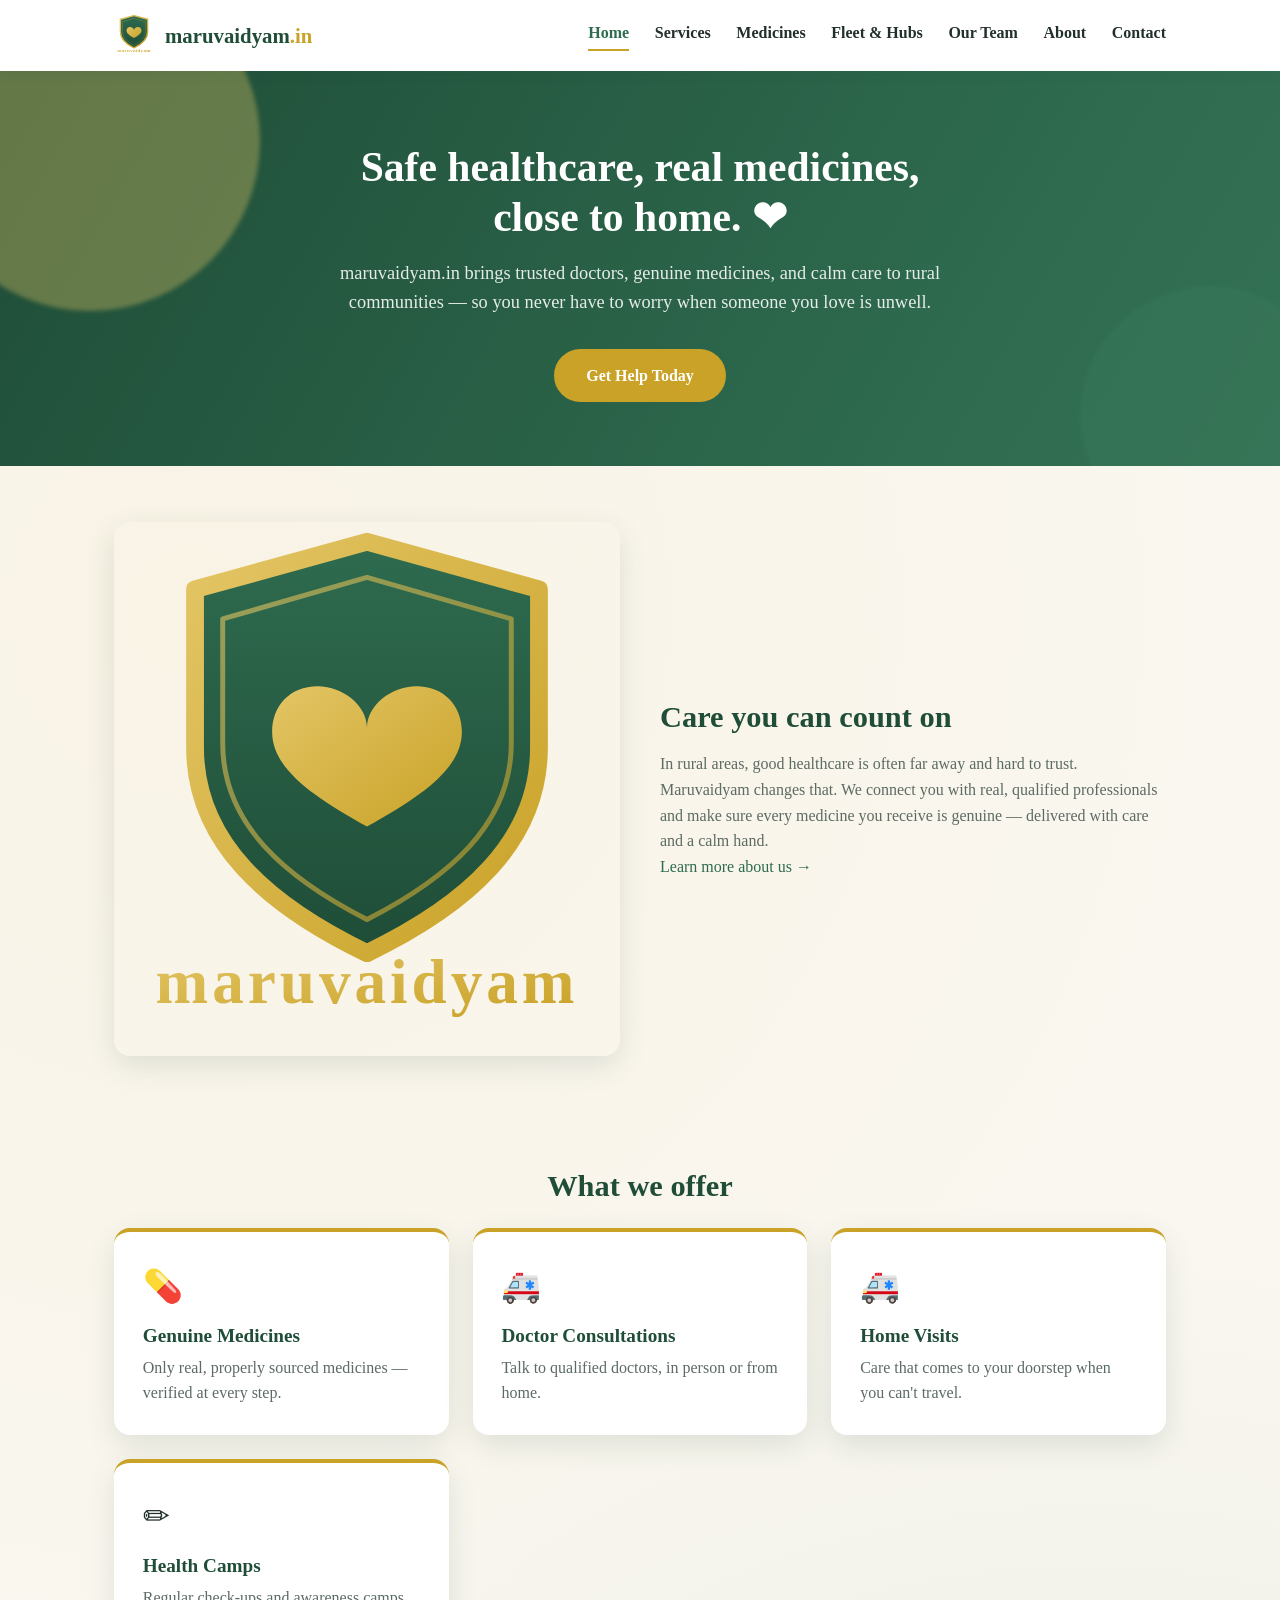
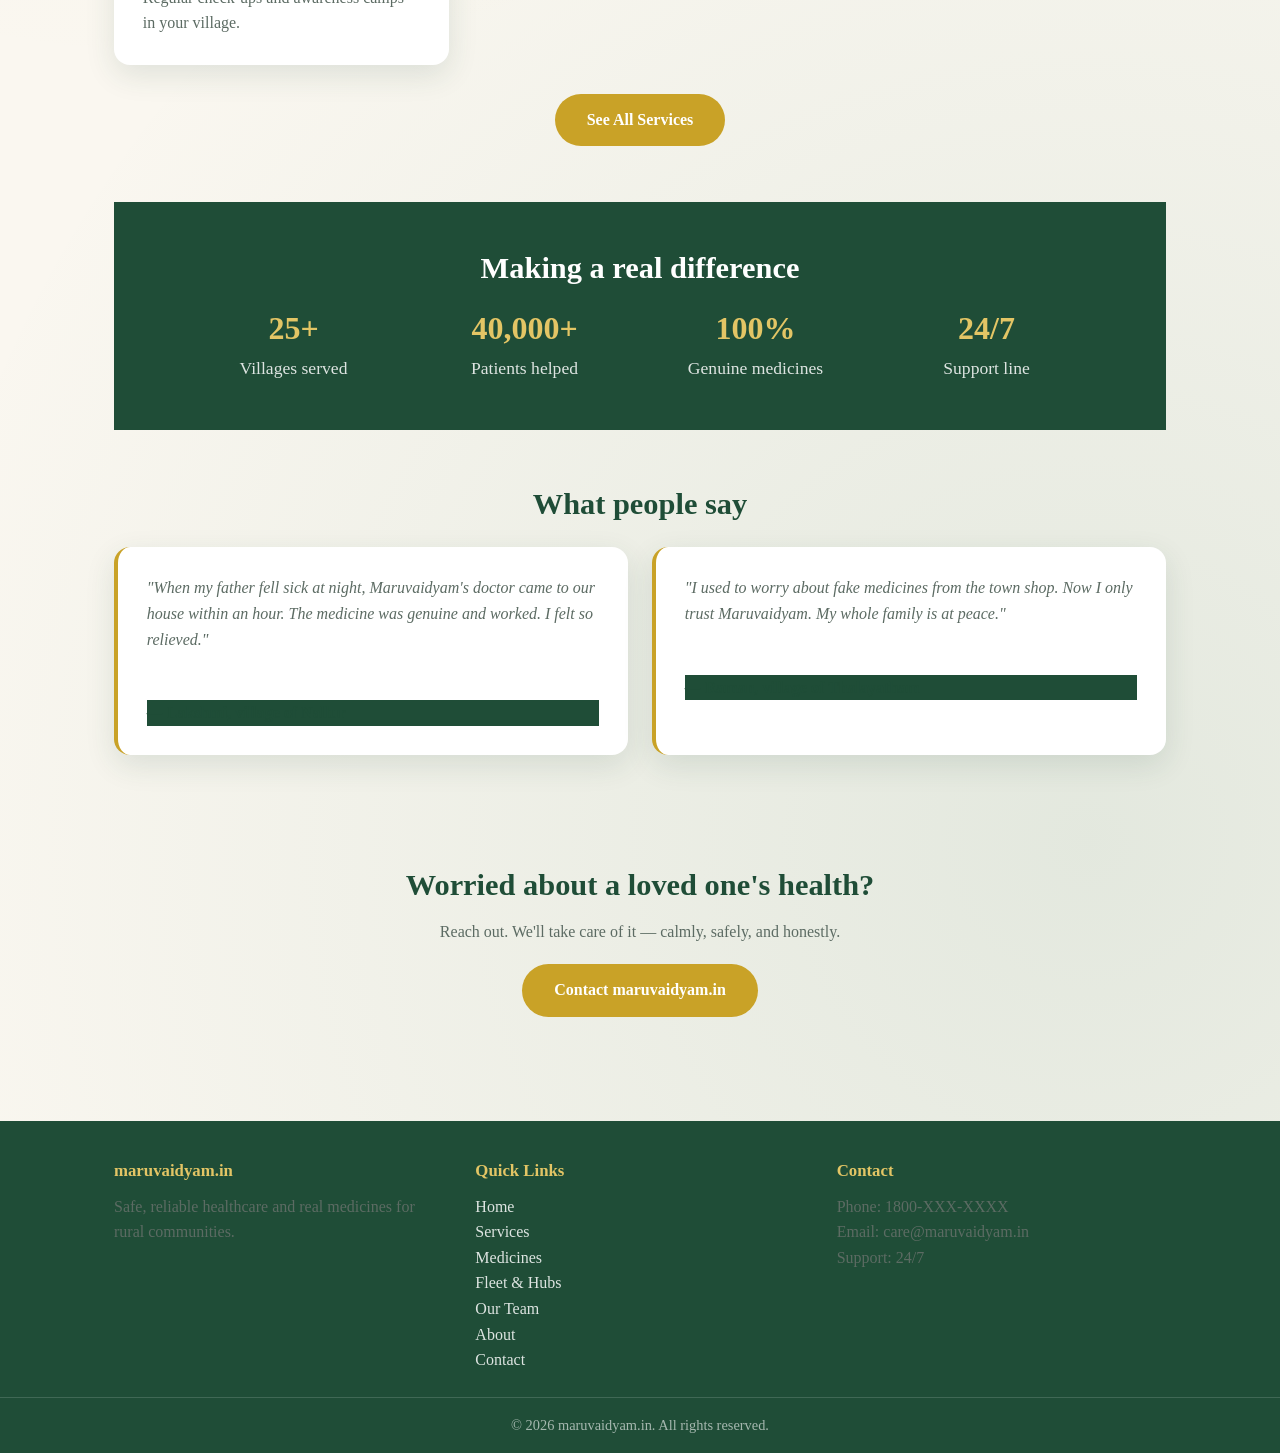
<file: index.html>
<!DOCTYPE html>
<html lang="en">
<head>
  <meta charset="UTF-8">
  <meta name="viewport" content="width=device-width, initial-scale=1.0">
  <meta name="description" content="Maruvaidyam — safe, reliable healthcare and real medicines for rural communities.">
  <title>maruvaidyam.in | Healthcare for Rural Communities</title>
  <link rel="icon" type="image/svg+xml" href="assets/logo.svg">
  <link rel="stylesheet" href="css/style.css">
</head>
<body>
  <header>
    <nav class="nav">
      <a class="brand" href="index.html">
        <img src="assets/logo.svg" alt="Maruvaidyam logo">
        <span>maruvaidyam<span style="color:var(--gold);">.in</span></span>
      </a>
      <button class="nav-toggle" aria-label="Toggle menu">&#9776;</button>
      <div class="nav-links">
        <a href="index.html" class="active">Home</a>
        <a href="services.html">Services</a>
        <a href="medicines.html">Medicines</a>
        <a href="fleet.html">Fleet &amp; Hubs</a>
        <a href="team.html">Our Team</a>
        <a href="about.html">About</a>
        <a href="contact.html">Contact</a>
      </div>
    </nav>
  </header>

  <section class="hero animated-gradient">
    <div class="wrap">
      <h1>Safe healthcare, real medicines,<br>close to home. <span class="heartbeat">&#10084;</span></h1>
      <p>maruvaidyam.in brings trusted doctors, genuine medicines, and calm care to rural communities — so you never have to worry when someone you love is unwell.</p>
      <a href="contact.html" class="btn pulse-gold">Get Help Today</a>
    </div>
  </section>

  <main>
    <section class="section reveal">
      <div class="two-col">
        <img src="assets/logo.svg" alt="Maruvaidyam shield and heart logo" class="float-slow">
        <div>
          <h2>Care you can count on</h2>
          <p>In rural areas, good healthcare is often far away and hard to trust. Maruvaidyam changes that. We connect you with real, qualified professionals and make sure every medicine you receive is genuine — delivered with care and a calm hand.</p>
          <p><a href="about.html">Learn more about us &rarr;</a></p>
        </div>
      </div>
    </section>

    <section class="section reveal">
      <h2 class="center">What we offer</h2>
      <div class="cards">
        <div class="card reveal reveal-delay-1">
          <span class="icon">&#128138;</span>
          <h3>Genuine Medicines</h3>
          <p>Only real, properly sourced medicines — verified at every step.</p>
        </div>
        <div class="card reveal reveal-delay-2">
          <span class="icon">&#128657;</span>
          <h3>Doctor Consultations</h3>
          <p>Talk to qualified doctors, in person or from home.</p>
        </div>
        <div class="card reveal reveal-delay-3">
          <span class="icon">&#128657;</span>
          <h3>Home Visits</h3>
          <p>Care that comes to your doorstep when you can't travel.</p>
        </div>
        <div class="card reveal reveal-delay-2">
          <span class="icon">&#9999;</span>
          <h3>Health Camps</h3>
          <p>Regular check-ups and awareness camps in your village.</p>
        </div>
      </div>
      <p class="center" style="margin-top:1.8rem;"><a class="btn" href="services.html">See All Services</a></p>
    </section>

    <section class="stats animated-gradient">
      <h2>Making a real difference</h2>
      <div class="wrap">
        <div class="stat"><b>25+</b> Villages served</div>
        <div class="stat"><b>40,000+</b> Patients helped</div>
        <div class="stat"><b>100%</b> Genuine medicines</div>
        <div class="stat"><b>24/7</b> Support line</div>
      </div>
    </section>

    <section class="section reveal">
      <h2 class="center">What people say</h2>
      <div class="cards">
        <div class="testimonial">
          <p>"When my father fell sick at night, Maruvaidyam's doctor came to our house within an hour. The medicine was genuine and worked. I felt so relieved."</p>
          <footer>— Lakshmi, village of Nallur</footer>
        </div>
        <div class="testimonial">
          <p>"I used to worry about fake medicines from the town shop. Now I only trust Maruvaidyam. My whole family is at peace."</p>
          <footer>— Raman, village of Thalayatham</footer>
        </div>
      </div>
    </section>

    <section class="section center reveal">
      <h2>Worried about a loved one's health?</h2>
      <p>Reach out. We'll take care of it — calmly, safely, and honestly.</p>
      <p style="margin-top:1.2rem;"><a href="contact.html" class="btn">Contact maruvaidyam.in</a></p>
    </section>
  </main>

  <footer>
    <div class="footer-inner">
      <div>
        <h3>maruvaidyam.in</h3>
        <p>Safe, reliable healthcare and real medicines for rural communities.</p>
      </div>
      <div>
        <h3>Quick Links</h3>
        <p><a href="index.html">Home</a></p>
        <p><a href="services.html">Services</a></p>
        <p><a href="medicines.html">Medicines</a></p>
        <p><a href="fleet.html">Fleet &amp; Hubs</a></p>
        <p><a href="team.html">Our Team</a></p>
        <p><a href="about.html">About</a></p>
        <p><a href="contact.html">Contact</a></p>
      </div>
      <div>
        <h3>Contact</h3>
        <p>Phone: 1800-XXX-XXXX</p>
        <p>Email: care@maruvaidyam.in</p>
        <p>Support: 24/7</p>
      </div>
    </div>
    <div class="footer-bottom">
      &copy; <span id="year"></span> maruvaidyam.in. All rights reserved.
    </div>
  </footer>

  <script src="js/main.js"></script>
</body>
</html>
</file>
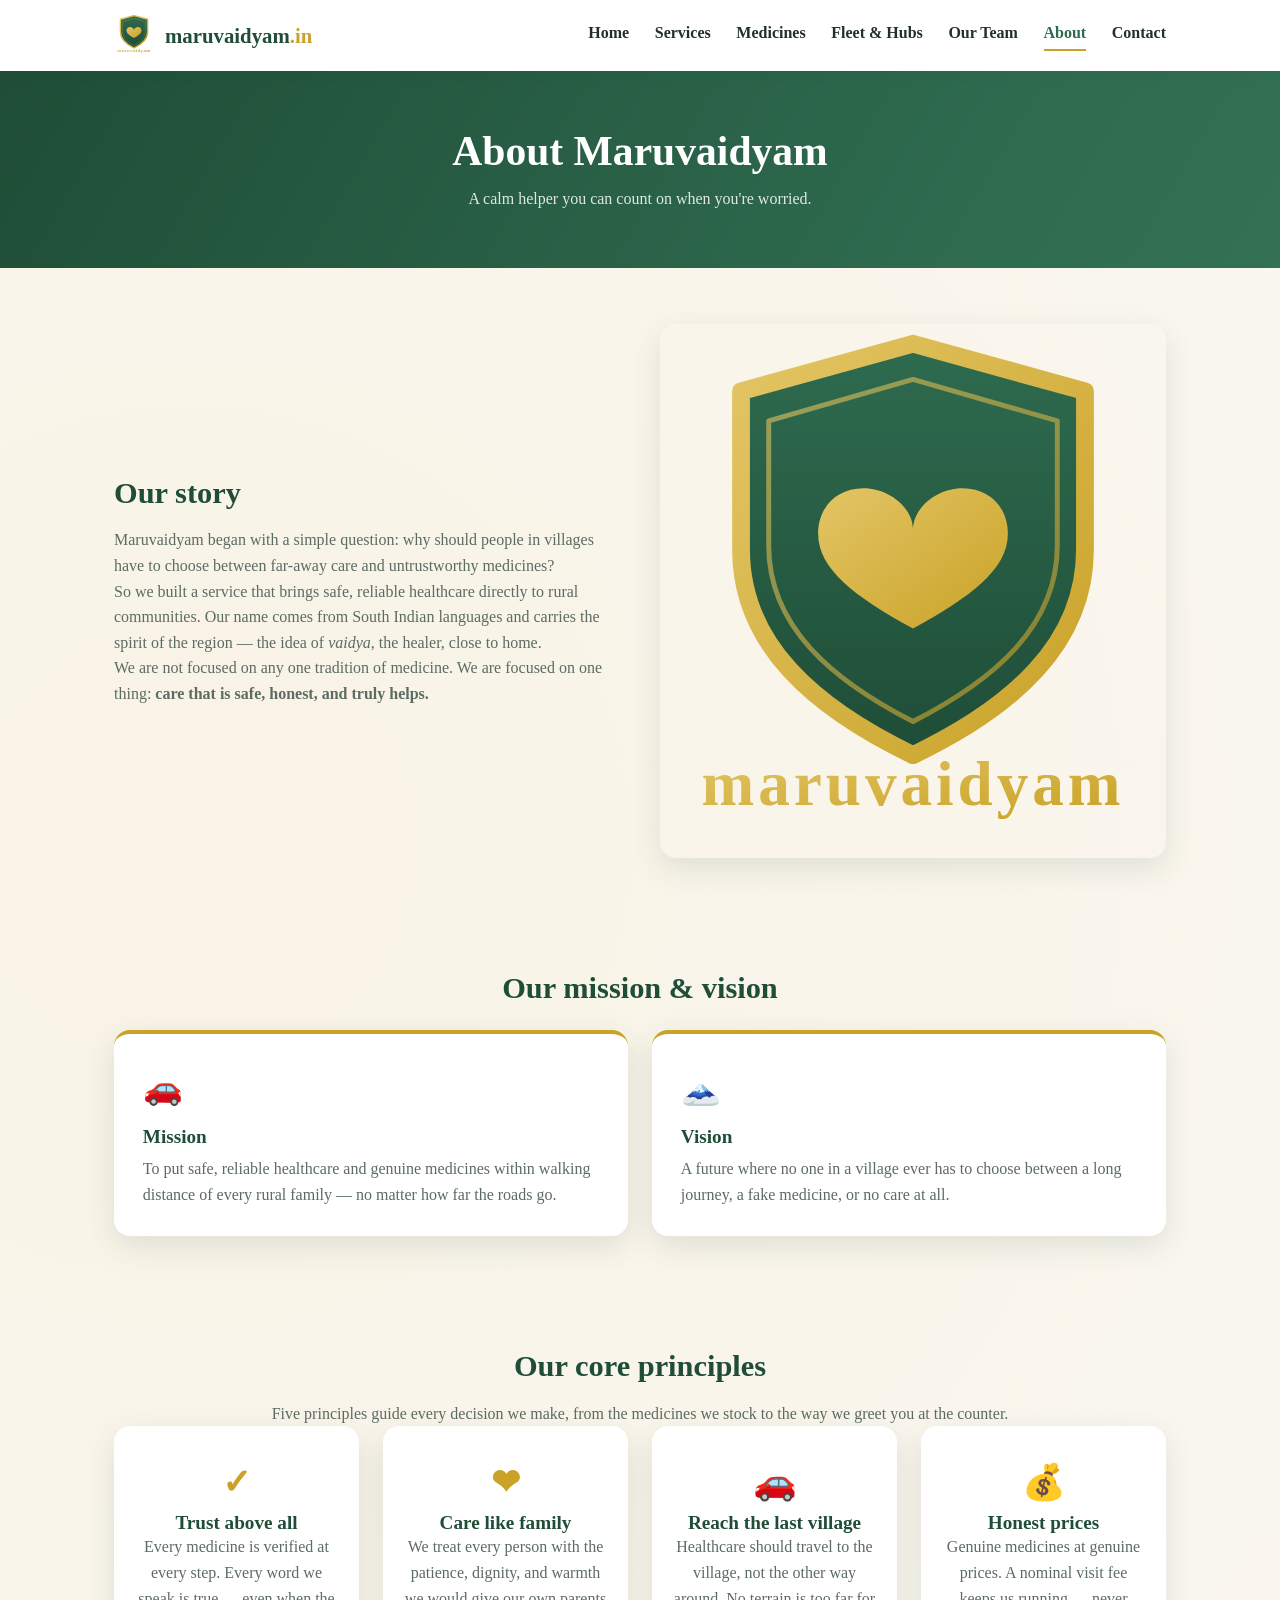
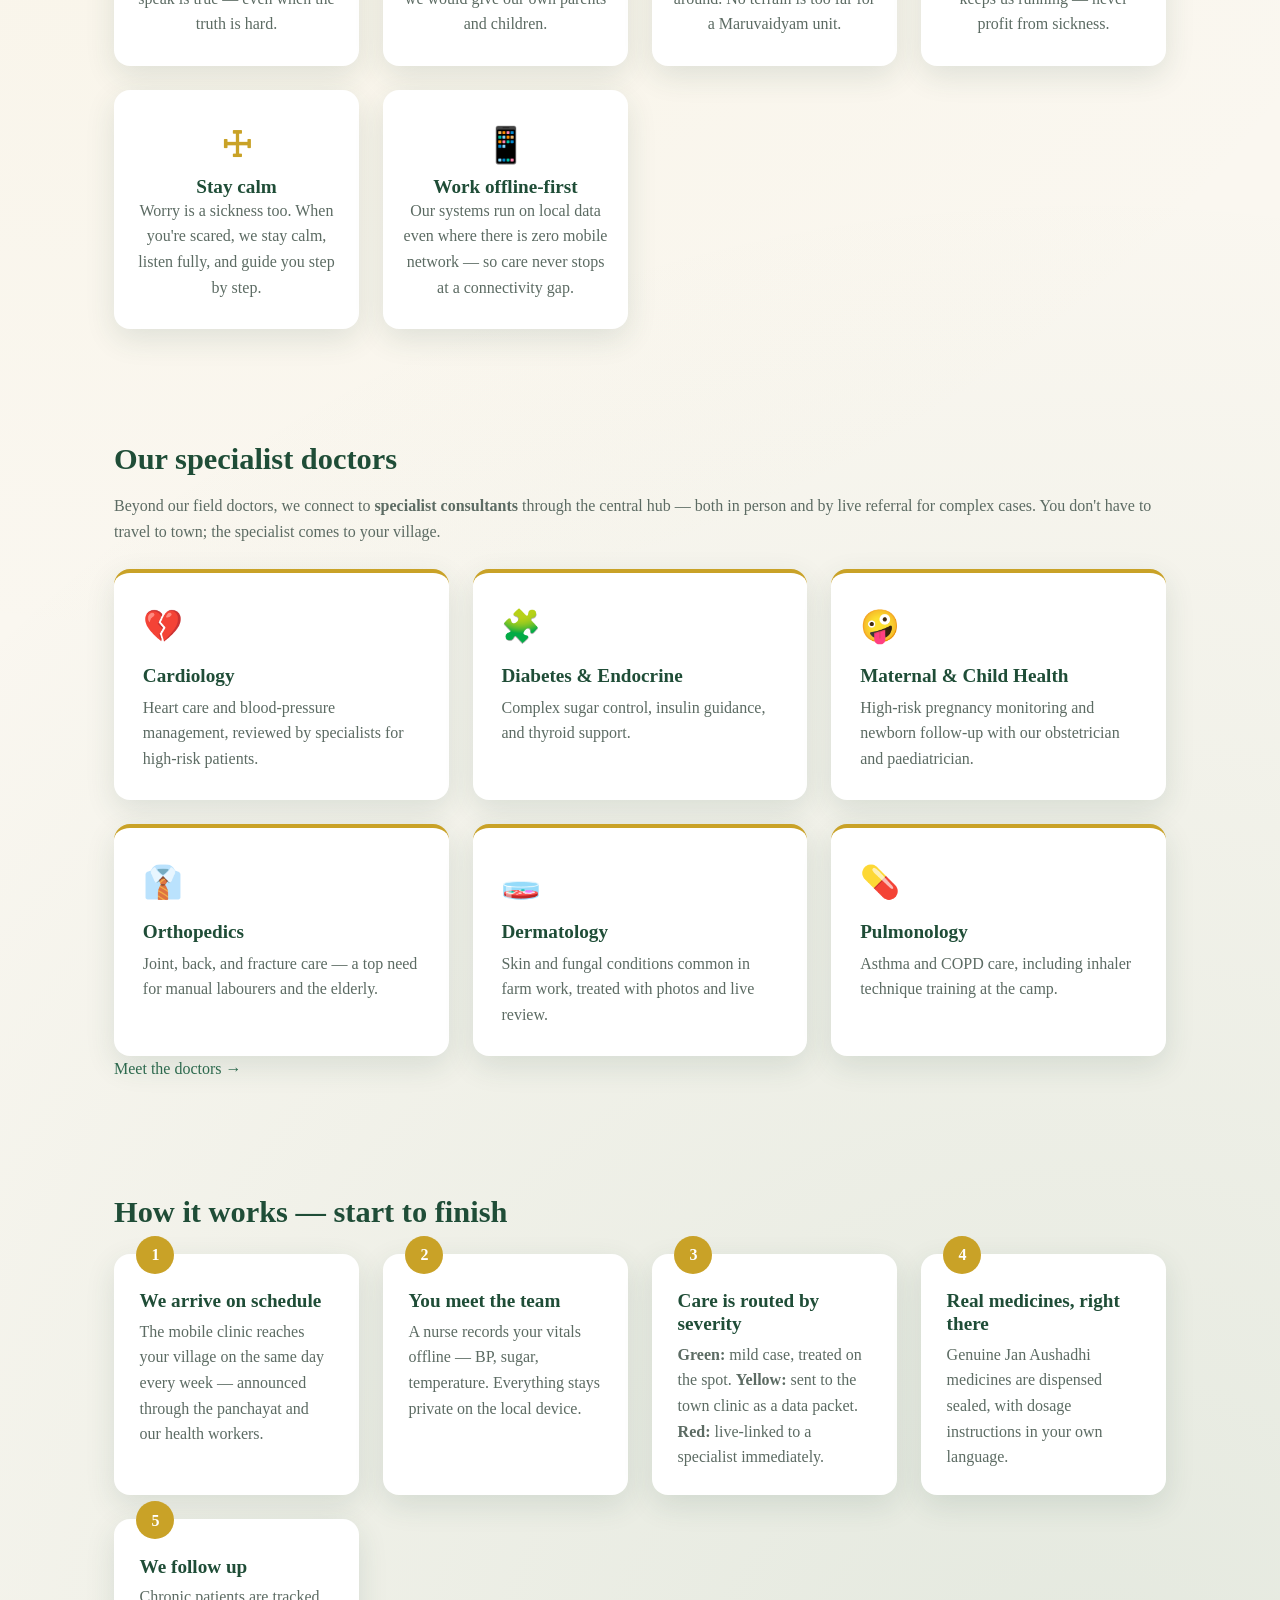
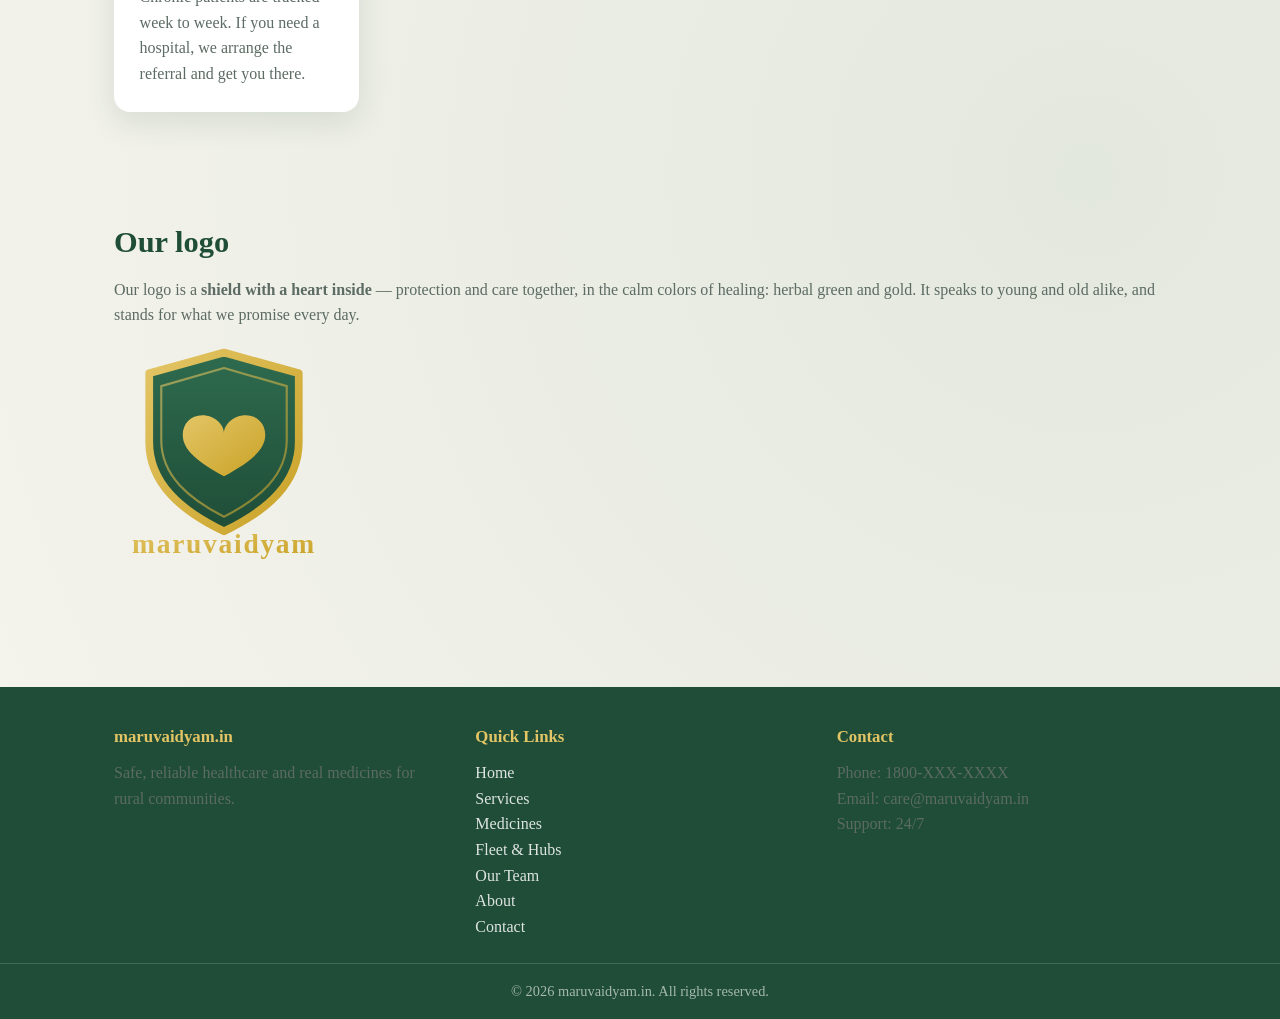
<file: about.html>
<!DOCTYPE html>
<html lang="en">
<head>
  <meta charset="UTF-8">
  <meta name="viewport" content="width=device-width, initial-scale=1.0">
  <meta name="description" content="About Maruvaidyam — our mission, values, and story of bringing trusted healthcare to rural communities.">
  <title>About | maruvaidyam.in</title>
  <link rel="icon" type="image/svg+xml" href="assets/logo.svg">
  <link rel="stylesheet" href="css/style.css">
</head>
<body>
  <header>
    <nav class="nav">
      <a class="brand" href="index.html">
        <img src="assets/logo.svg" alt="Maruvaidyam logo">
        <span>maruvaidyam<span style="color:var(--gold);">.in</span></span>
      </a>
      <button class="nav-toggle" aria-label="Toggle menu">&#9776;</button>
      <div class="nav-links">
        <a href="index.html">Home</a>
        <a href="services.html">Services</a>
        <a href="medicines.html">Medicines</a>
        <a href="fleet.html">Fleet &amp; Hubs</a>
        <a href="team.html">Our Team</a>
        <a href="about.html" class="active">About</a>
        <a href="contact.html">Contact</a>
      </div>
    </nav>
  </header>

  <section class="page-hero">
    <h1>About Maruvaidyam</h1>
    <p>A calm helper you can count on when you're worried.</p>
  </section>

  <main>
    <section class="section reveal">
      <div class="two-col">
        <div>
          <h2>Our story</h2>
          <p>Maruvaidyam began with a simple question: why should people in villages have to choose between far-away care and untrustworthy medicines?</p>
          <p>So we built a service that brings safe, reliable healthcare directly to rural communities. Our name comes from South Indian languages and carries the spirit of the region — the idea of <em>vaidya</em>, the healer, close to home.</p>
          <p>We are not focused on any one tradition of medicine. We are focused on one thing: <strong>care that is safe, honest, and truly helps.</strong></p>
        </div>
        <img src="assets/logo.svg" alt="Maruvaidyam shield and heart logo" class="float-slow">
      </div>
    </section>

    <section class="section reveal">
      <h2 class="center">Our mission &amp; vision</h2>
      <div class="cards">
        <div class="card">
          <span class="icon">&#128663;</span>
          <h3>Mission</h3>
          <p>To put safe, reliable healthcare and genuine medicines within walking distance of every rural family — no matter how far the roads go.</p>
        </div>
        <div class="card">
          <span class="icon">&#128507;</span>
          <h3>Vision</h3>
          <p>A future where no one in a village ever has to choose between a long journey, a fake medicine, or no care at all.</p>
        </div>
      </div>
    </section>

    <section class="section reveal">
      <h2 class="center">Our core principles</h2>
      <p class="center">Five principles guide every decision we make, from the medicines we stock to the way we greet you at the counter.</p>
      <div class="values">
        <div class="value">
          <div class="big">&#10003;</div>
          <h3>Trust above all</h3>
          <p>Every medicine is verified at every step. Every word we speak is true — even when the truth is hard.</p>
        </div>
        <div class="value">
          <div class="big">&#10084;</div>
          <h3>Care like family</h3>
          <p>We treat every person with the patience, dignity, and warmth we would give our own parents and children.</p>
        </div>
        <div class="value">
          <div class="big">&#128663;</div>
          <h3>Reach the last village</h3>
          <p>Healthcare should travel to the village, not the other way around. No terrain is too far for a Maruvaidyam unit.</p>
        </div>
        <div class="value">
          <div class="big">&#128176;</div>
          <h3>Honest prices</h3>
          <p>Genuine medicines at genuine prices. A nominal visit fee keeps us running — never profit from sickness.</p>
        </div>
        <div class="value">
          <div class="big">&#9769;</div>
          <h3>Stay calm</h3>
          <p>Worry is a sickness too. When you're scared, we stay calm, listen fully, and guide you step by step.</p>
        </div>
        <div class="value">
          <div class="big">&#128241;</div>
          <h3>Work offline-first</h3>
          <p>Our systems run on local data even where there is zero mobile network — so care never stops at a connectivity gap.</p>
        </div>
      </div>
    </section>

    <section class="section reveal">
      <h2>Our specialist doctors</h2>
      <p>Beyond our field doctors, we connect to <strong>specialist consultants</strong> through the central hub — both in person and by live referral for complex cases. You don't have to travel to town; the specialist comes to your village.</p>
      <div class="cards">
        <div class="card"><span class="icon">&#128148;</span><h3>Cardiology</h3><p>Heart care and blood-pressure management, reviewed by specialists for high-risk patients.</p></div>
        <div class="card"><span class="icon">&#129513;</span><h3>Diabetes &amp; Endocrine</h3><p>Complex sugar control, insulin guidance, and thyroid support.</p></div>
        <div class="card"><span class="icon">&#129322;</span><h3>Maternal &amp; Child Health</h3><p>High-risk pregnancy monitoring and newborn follow-up with our obstetrician and paediatrician.</p></div>
        <div class="card"><span class="icon">&#128084;</span><h3>Orthopedics</h3><p>Joint, back, and fracture care — a top need for manual labourers and the elderly.</p></div>
        <div class="card"><span class="icon">&#129515;</span><h3>Dermatology</h3><p>Skin and fungal conditions common in farm work, treated with photos and live review.</p></div>
        <div class="card"><span class="icon">&#128138;</span><h3>Pulmonology</h3><p>Asthma and COPD care, including inhaler technique training at the camp.</p></div>
      </div>
      <p><a href="team.html">Meet the doctors &rarr;</a></p>
    </section>

    <section class="section reveal">
      <h2>How it works — start to finish</h2>
      <div class="steps">
        <div class="step">
          <span class="num">1</span>
          <h3>We arrive on schedule</h3>
          <p>The mobile clinic reaches your village on the same day every week — announced through the panchayat and our health workers.</p>
        </div>
        <div class="step">
          <span class="num">2</span>
          <h3>You meet the team</h3>
          <p>A nurse records your vitals offline — BP, sugar, temperature. Everything stays private on the local device.</p>
        </div>
        <div class="step">
          <span class="num">3</span>
          <h3>Care is routed by severity</h3>
          <p><strong>Green:</strong> mild case, treated on the spot. <strong>Yellow:</strong> sent to the town clinic as a data packet. <strong>Red:</strong> live-linked to a specialist immediately.</p>
        </div>
        <div class="step">
          <span class="num">4</span>
          <h3>Real medicines, right there</h3>
          <p>Genuine Jan Aushadhi medicines are dispensed sealed, with dosage instructions in your own language.</p>
        </div>
        <div class="step">
          <span class="num">5</span>
          <h3>We follow up</h3>
          <p>Chronic patients are tracked week to week. If you need a hospital, we arrange the referral and get you there.</p>
        </div>
      </div>
    </section>

    <section class="section reveal">
      <h2>Our logo</h2>
      <p>Our logo is a <strong>shield with a heart inside</strong> — protection and care together, in the calm colors of healing: herbal green and gold. It speaks to young and old alike, and stands for what we promise every day.</p>
      <p style="margin-top:1rem;"><img src="assets/logo.svg" alt="Maruvaidyam logo" style="max-width:220px;" class="float-slow"></p>
    </section>
  </main>

  <footer>
    <div class="footer-inner">
      <div>
        <h3>maruvaidyam.in</h3>
        <p>Safe, reliable healthcare and real medicines for rural communities.</p>
      </div>
      <div>
        <h3>Quick Links</h3>
        <p><a href="index.html">Home</a></p>
        <p><a href="services.html">Services</a></p>
        <p><a href="medicines.html">Medicines</a></p>
        <p><a href="fleet.html">Fleet &amp; Hubs</a></p>
        <p><a href="team.html">Our Team</a></p>
        <p><a href="about.html">About</a></p>
        <p><a href="contact.html">Contact</a></p>
      </div>
      <div>
        <h3>Contact</h3>
        <p>Phone: 1800-XXX-XXXX</p>
        <p>Email: care@maruvaidyam.in</p>
        <p>Support: 24/7</p>
      </div>
    </div>
    <div class="footer-bottom">
      &copy; <span id="year"></span> maruvaidyam.in. All rights reserved.
    </div>
  </footer>

  <script src="js/main.js"></script>
</body>
</html>
</file>
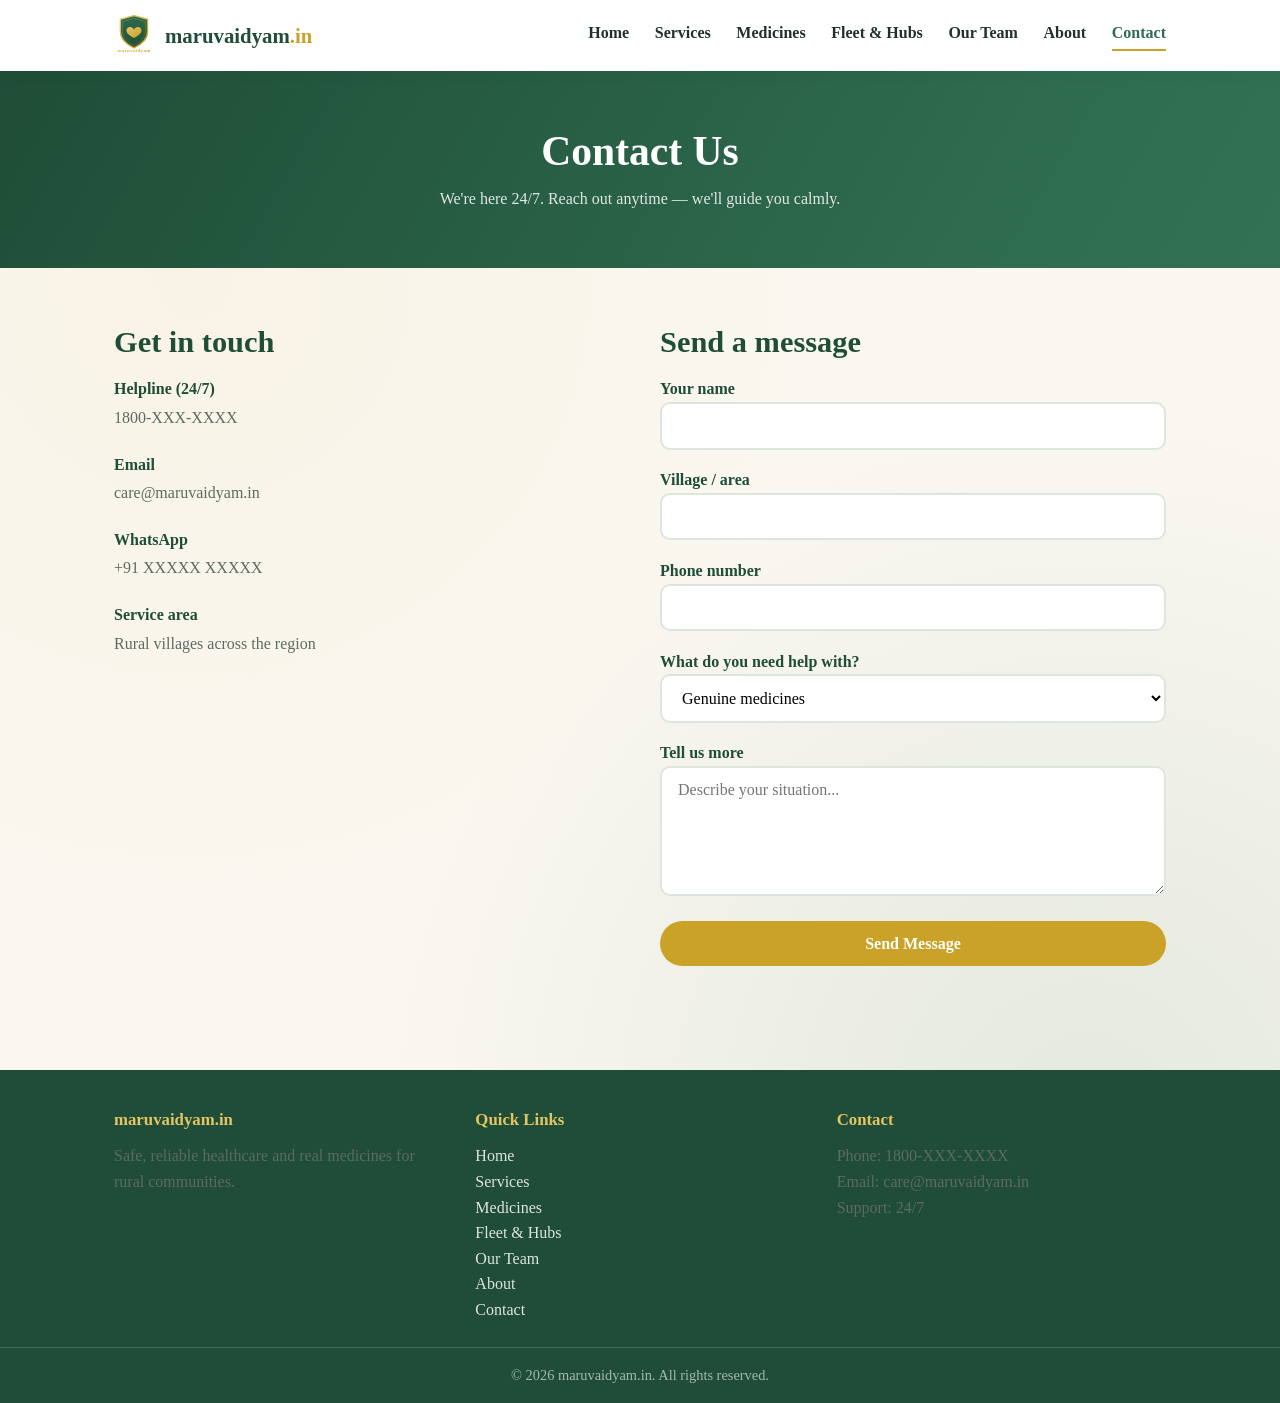
<file: contact.html>
<!DOCTYPE html>
<html lang="en">
<head>
  <meta charset="UTF-8">
  <meta name="viewport" content="width=device-width, initial-scale=1.0">
  <meta name="description" content="Contact Maruvaidyam — call our 24/7 helpline or send us a message for safe, reliable rural healthcare.">
  <title>Contact | maruvaidyam.in</title>
  <link rel="icon" type="image/svg+xml" href="assets/logo.svg">
  <link rel="stylesheet" href="css/style.css">
</head>
<body>
  <header>
    <nav class="nav">
      <a class="brand" href="index.html">
        <img src="assets/logo.svg" alt="Maruvaidyam logo">
        <span>maruvaidyam<span style="color:var(--gold);">.in</span></span>
      </a>
      <button class="nav-toggle" aria-label="Toggle menu">&#9776;</button>
      <div class="nav-links">
        <a href="index.html">Home</a>
        <a href="services.html">Services</a>
        <a href="medicines.html">Medicines</a>
        <a href="fleet.html">Fleet &amp; Hubs</a>
        <a href="team.html">Our Team</a>
        <a href="about.html">About</a>
        <a href="contact.html" class="active">Contact</a>
      </div>
    </nav>
  </header>

  <section class="page-hero">
    <h1>Contact Us</h1>
    <p>We're here 24/7. Reach out anytime — we'll guide you calmly.</p>
  </section>

  <main>
    <section class="section">
      <div class="contact-grid">
        <div>
          <h2>Get in touch</h2>
          <div class="contact-item">
            <b>Helpline (24/7)</b>
            <p>1800-XXX-XXXX</p>
          </div>
          <div class="contact-item">
            <b>Email</b>
            <p>care@maruvaidyam.in</p>
          </div>
          <div class="contact-item">
            <b>WhatsApp</b>
            <p>+91 XXXXX XXXXX</p>
          </div>
          <div class="contact-item">
            <b>Service area</b>
            <p>Rural villages across the region</p>
          </div>
        </div>
        <div>
          <h2>Send a message</h2>
          <form id="contact-form">
            <div>
              <label for="name">Your name</label>
              <input type="text" id="name" name="name" required>
            </div>
            <div>
              <label for="village">Village / area</label>
              <input type="text" id="village" name="village">
            </div>
            <div>
              <label for="phone">Phone number</label>
              <input type="tel" id="phone" name="phone" required>
            </div>
            <div>
              <label for="need">What do you need help with?</label>
              <select id="need" name="need">
                <option>Genuine medicines</option>
                <option>Doctor consultation</option>
                <option>Home visit</option>
                <option>Health camp</option>
                <option>Emergency support</option>
                <option>Something else</option>
              </select>
            </div>
            <div>
              <label for="message">Tell us more</label>
              <textarea id="message" name="message" placeholder="Describe your situation..."></textarea>
            </div>
            <button type="submit" class="btn">Send Message</button>
          </form>
          <p id="form-note" style="margin-top:1rem; display:none; color: var(--green); font-weight: bold;">&#10003; Thank you! We'll contact you soon.</p>
        </div>
      </div>
    </section>
  </main>

  <footer>
    <div class="footer-inner">
      <div>
        <h3>maruvaidyam.in</h3>
        <p>Safe, reliable healthcare and real medicines for rural communities.</p>
      </div>
      <div>
        <h3>Quick Links</h3>
        <p><a href="index.html">Home</a></p>
        <p><a href="services.html">Services</a></p>
        <p><a href="medicines.html">Medicines</a></p>
        <p><a href="fleet.html">Fleet &amp; Hubs</a></p>
        <p><a href="team.html">Our Team</a></p>
        <p><a href="about.html">About</a></p>
        <p><a href="contact.html">Contact</a></p>
      </div>
      <div>
        <h3>Contact</h3>
        <p>Phone: 1800-XXX-XXXX</p>
        <p>Email: care@maruvaidyam.in</p>
        <p>Support: 24/7</p>
      </div>
    </div>
    <div class="footer-bottom">
      &copy; <span id="year"></span> maruvaidyam.in. All rights reserved.
    </div>
  </footer>

  <script src="js/main.js"></script>
  <script>
    document.getElementById('contact-form').addEventListener('submit', function (e) {
      e.preventDefault();
      document.getElementById('form-note').style.display = 'block';
      this.reset();
    });
  </script>
</body>
</html>
</file>
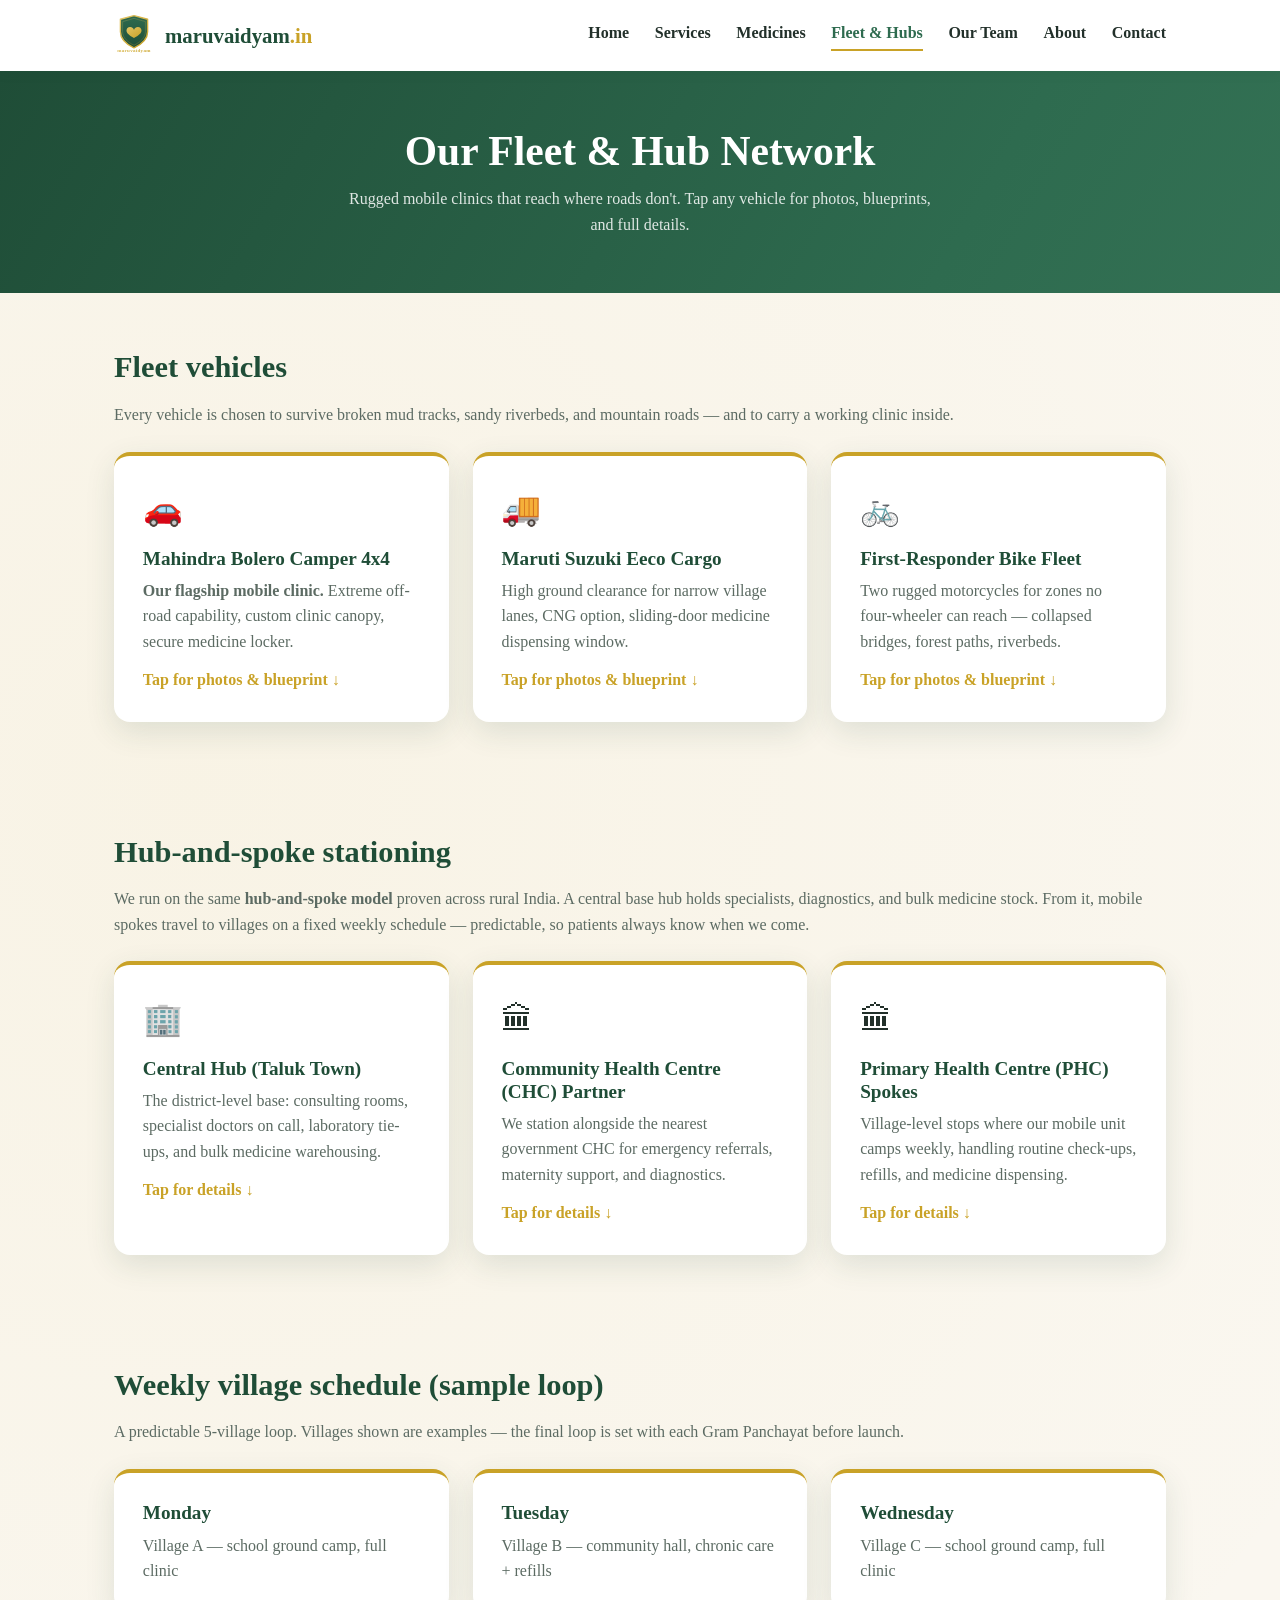
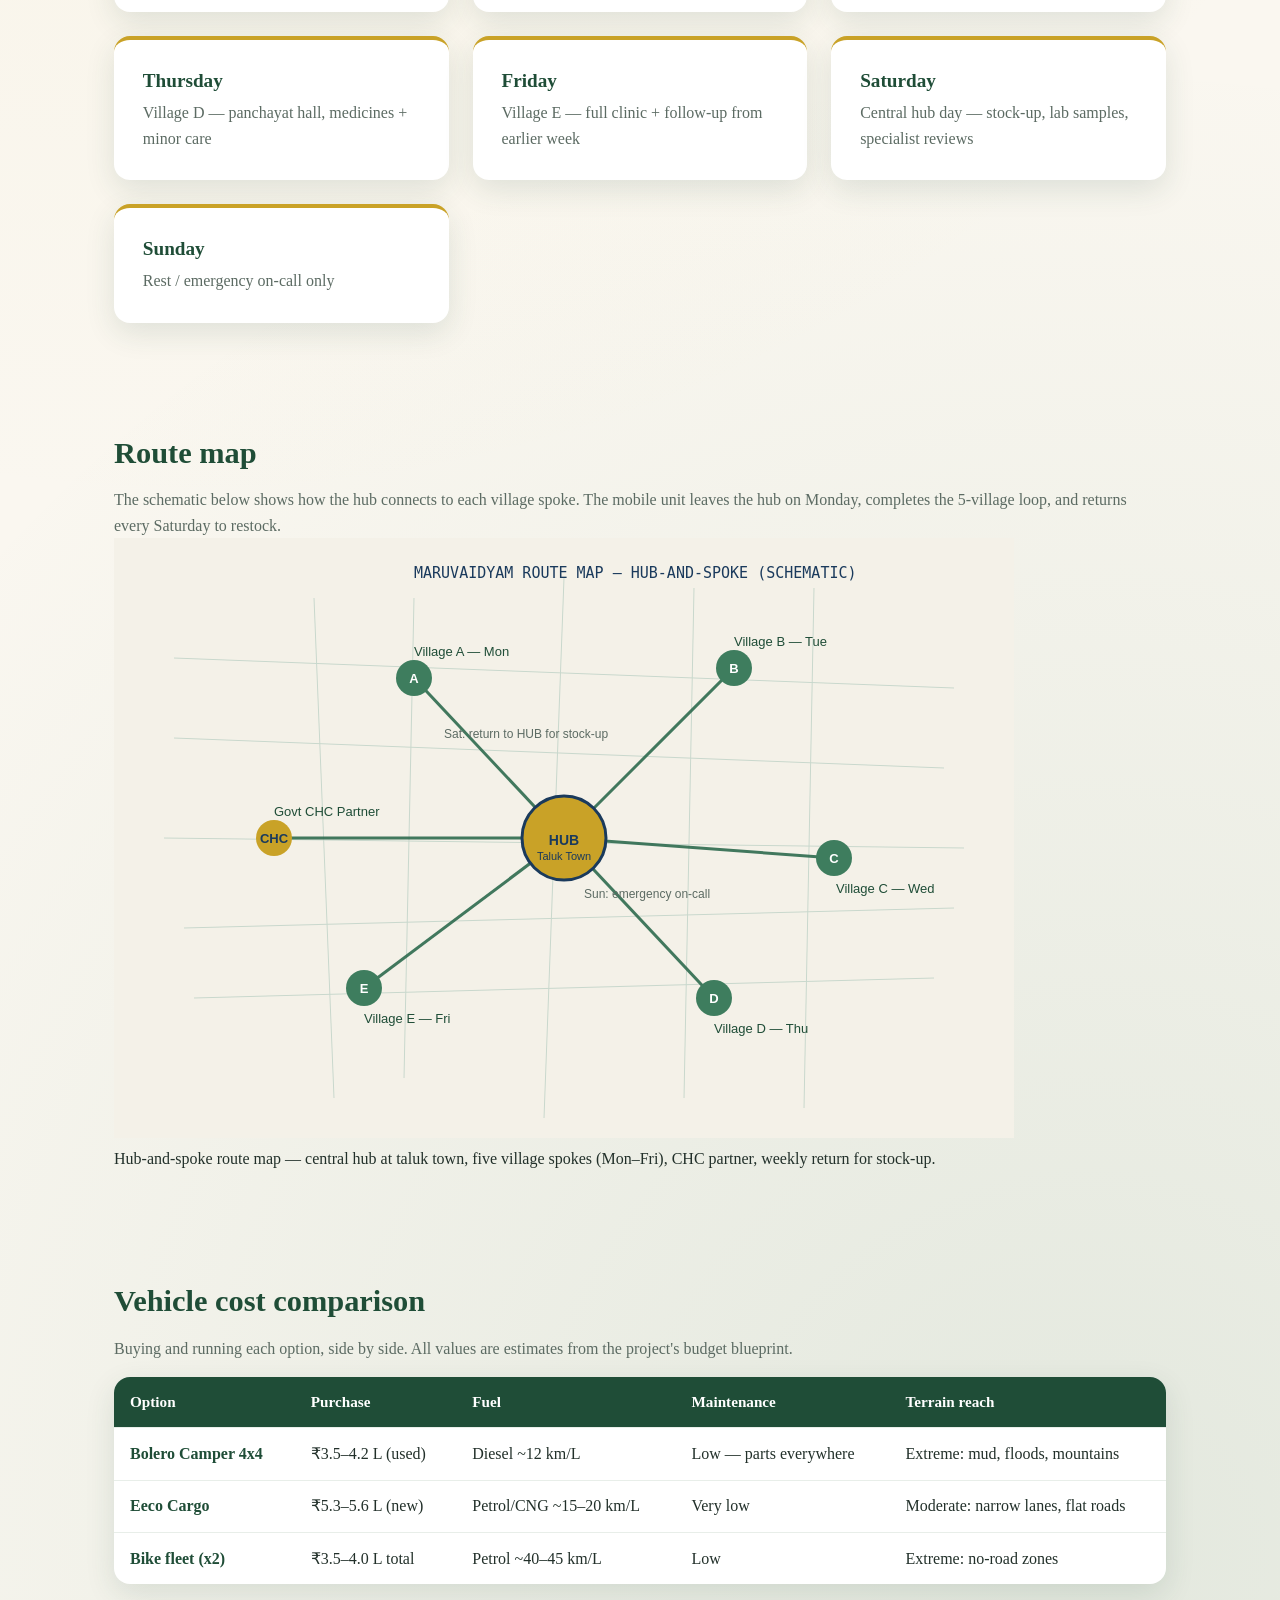
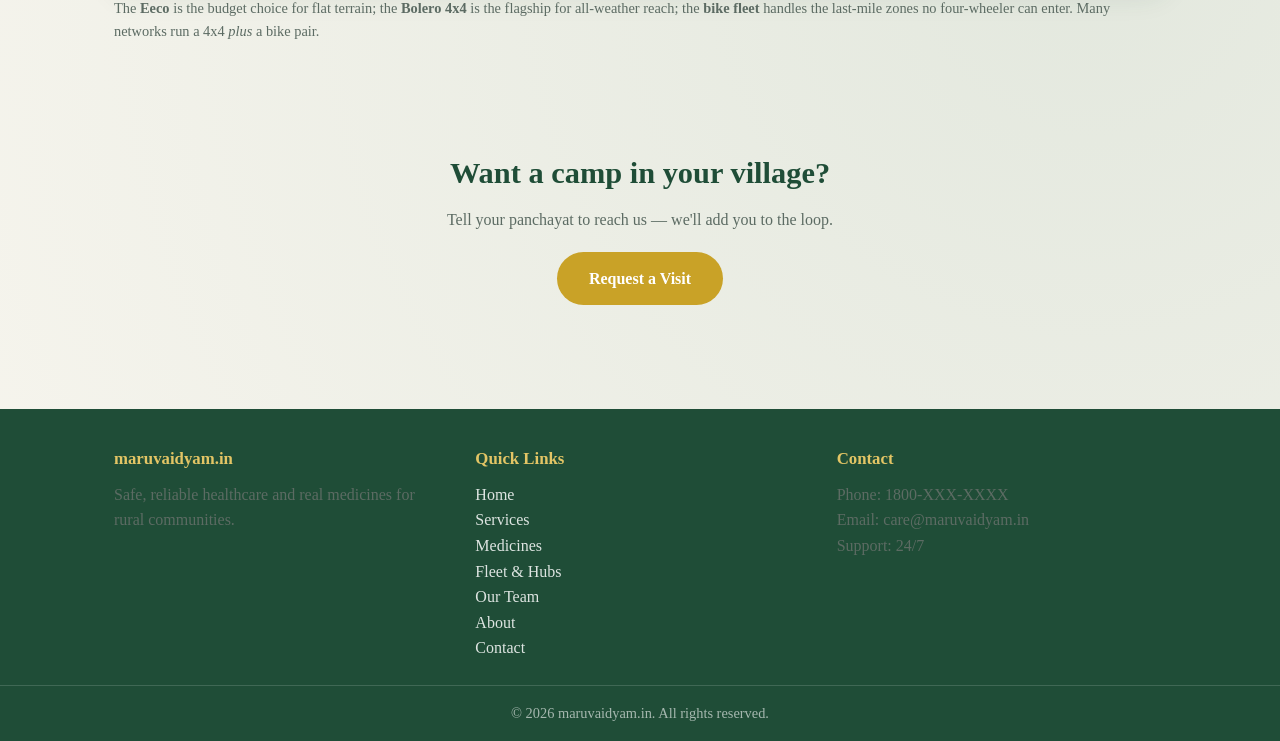
<file: fleet.html>
<!DOCTYPE html>
<html lang="en">
<head>
  <meta charset="UTF-8">
  <meta name="viewport" content="width=device-width, initial-scale=1.0">
  <meta name="description" content="Maruvaidyam fleet and hub network — rugged mobile clinic vehicles with photos and blueprints, and our hub-and-spoke stationing across rural villages.">
  <title>Fleet &amp; Hubs | maruvaidyam.in</title>
  <link rel="icon" type="image/svg+xml" href="assets/logo.svg">
  <link rel="stylesheet" href="css/style.css">
</head>
<body>
  <header>
    <nav class="nav">
      <a class="brand" href="index.html">
        <img src="assets/logo.svg" alt="Maruvaidyam logo">
        <span>maruvaidyam<span style="color:var(--gold);">.in</span></span>
      </a>
      <button class="nav-toggle" aria-label="Toggle menu">&#9776;</button>
      <div class="nav-links">
        <a href="index.html">Home</a>
        <a href="services.html">Services</a>
        <a href="medicines.html">Medicines</a>
        <a href="fleet.html" class="active">Fleet &amp; Hubs</a>
        <a href="team.html">Our Team</a>
        <a href="about.html">About</a>
        <a href="contact.html">Contact</a>
      </div>
    </nav>
  </header>

  <section class="page-hero">
    <h1>Our Fleet &amp; Hub Network</h1>
    <p>Rugged mobile clinics that reach where roads don't. Tap any vehicle for photos, blueprints, and full details.</p>
  </section>

  <main>
    <section class="section">
      <h2>Fleet vehicles</h2>
      <p>Every vehicle is chosen to survive broken mud tracks, sandy riverbeds, and mountain roads — and to carry a working clinic inside.</p>
      <div class="cards">
        <div class="card clickable" data-detail="bolero" data-name="Mahindra Bolero Camper 4x4">
          <span class="icon">&#128663;</span>
          <h3>Mahindra Bolero Camper 4x4</h3>
          <p><strong>Our flagship mobile clinic.</strong> Extreme off-road capability, custom clinic canopy, secure medicine locker.</p>
          <span class="more">Tap for photos &amp; blueprint &darr;</span>
        </div>
        <div class="card clickable" data-detail="eeco" data-name="Maruti Suzuki Eeco Cargo">
          <span class="icon">&#128666;</span>
          <h3>Maruti Suzuki Eeco Cargo</h3>
          <p>High ground clearance for narrow village lanes, CNG option, sliding-door medicine dispensing window.</p>
          <span class="more">Tap for photos &amp; blueprint &darr;</span>
        </div>
        <div class="card clickable" data-detail="bike" data-name="First-Responder Bike Fleet">
          <span class="icon">&#128690;</span>
          <h3>First-Responder Bike Fleet</h3>
          <p>Two rugged motorcycles for zones no four-wheeler can reach — collapsed bridges, forest paths, riverbeds.</p>
          <span class="more">Tap for photos &amp; blueprint &darr;</span>
        </div>
      </div>
    </section>

    <section class="section">
      <h2>Hub-and-spoke stationing</h2>
      <p>We run on the same <strong>hub-and-spoke model</strong> proven across rural India. A central base hub holds specialists, diagnostics, and bulk medicine stock. From it, mobile spokes travel to villages on a fixed weekly schedule — predictable, so patients always know when we come.</p>
      <div class="cards">
        <div class="card clickable" data-detail="hub" data-name="Central Hub (Taluk Town)">
          <span class="icon">&#127970;</span>
          <h3>Central Hub (Taluk Town)</h3>
          <p>The district-level base: consulting rooms, specialist doctors on call, laboratory tie-ups, and bulk medicine warehousing.</p>
          <span class="more">Tap for details &darr;</span>
        </div>
        <div class="card clickable" data-detail="chc" data-name="Community Health Centre (CHC) Partner">
          <span class="icon">&#127963;</span>
          <h3>Community Health Centre (CHC) Partner</h3>
          <p>We station alongside the nearest government CHC for emergency referrals, maternity support, and diagnostics.</p>
          <span class="more">Tap for details &darr;</span>
        </div>
        <div class="card clickable" data-detail="phc" data-name="Primary Health Centre (PHC) Spokes">
          <span class="icon">&#127963;</span>
          <h3>Primary Health Centre (PHC) Spokes</h3>
          <p>Village-level stops where our mobile unit camps weekly, handling routine check-ups, refills, and medicine dispensing.</p>
          <span class="more">Tap for details &darr;</span>
        </div>
      </div>
    </section>

    <section class="section">
      <h2>Weekly village schedule (sample loop)</h2>
      <p>A predictable 5-village loop. Villages shown are examples — the final loop is set with each Gram Panchayat before launch.</p>
      <div class="cards">
        <div class="card"><h3>Monday</h3><p>Village A &mdash; school ground camp, full clinic</p></div>
        <div class="card"><h3>Tuesday</h3><p>Village B &mdash; community hall, chronic care + refills</p></div>
        <div class="card"><h3>Wednesday</h3><p>Village C &mdash; school ground camp, full clinic</p></div>
        <div class="card"><h3>Thursday</h3><p>Village D &mdash; panchayat hall, medicines + minor care</p></div>
        <div class="card"><h3>Friday</h3><p>Village E &mdash; full clinic + follow-up from earlier week</p></div>
        <div class="card"><h3>Saturday</h3><p>Central hub day &mdash; stock-up, lab samples, specialist reviews</p></div>
        <div class="card"><h3>Sunday</h3><p>Rest / emergency on-call only</p></div>
      </div>
    </section>

    <section class="section">
      <h2>Route map</h2>
      <p>The schematic below shows how the hub connects to each village spoke. The mobile unit leaves the hub on Monday, completes the 5-village loop, and returns every Saturday to restock.</p>
      <figure class="blueprint">
        <img src="assets/route-map.svg" alt="Maruvaidyam hub-and-spoke route map">
        <figcaption>Hub-and-spoke route map — central hub at taluk town, five village spokes (Mon&ndash;Fri), CHC partner, weekly return for stock-up.</figcaption>
      </figure>
    </section>

    <section class="section">
      <h2>Vehicle cost comparison</h2>
      <p>Buying and running each option, side by side. All values are estimates from the project's budget blueprint.</p>
      <table class="price-table">
        <thead>
          <tr><th>Option</th><th>Purchase</th><th>Fuel</th><th>Maintenance</th><th>Terrain reach</th></tr>
        </thead>
        <tbody>
          <tr><td><b>Bolero Camper 4x4</b></td><td>&#8377;3.5&ndash;4.2 L (used)</td><td>Diesel ~12 km/L</td><td>Low &mdash; parts everywhere</td><td>Extreme: mud, floods, mountains</td></tr>
          <tr><td><b>Eeco Cargo</b></td><td>&#8377;5.3&ndash;5.6 L (new)</td><td>Petrol/CNG ~15&ndash;20 km/L</td><td>Very low</td><td>Moderate: narrow lanes, flat roads</td></tr>
          <tr><td><b>Bike fleet (x2)</b></td><td>&#8377;3.5&ndash;4.0 L total</td><td>Petrol ~40&ndash;45 km/L</td><td>Low</td><td>Extreme: no-road zones</td></tr>
        </tbody>
      </table>
      <p style="font-size:0.9rem; color:var(--muted); margin-top:0.8rem;">The <b>Eeco</b> is the budget choice for flat terrain; the <b>Bolero 4x4</b> is the flagship for all-weather reach; the <b>bike fleet</b> handles the last-mile zones no four-wheeler can enter. Many networks run a 4x4 <em>plus</em> a bike pair.</p>
    </section>

    <section class="section center">
      <h2>Want a camp in your village?</h2>
      <p>Tell your panchayat to reach us — we'll add you to the loop.</p>
      <p style="margin-top:1.2rem;"><a href="contact.html" class="btn">Request a Visit</a></p>
    </section>
  </main>

  <footer>
    <div class="footer-inner">
      <div>
        <h3>maruvaidyam.in</h3>
        <p>Safe, reliable healthcare and real medicines for rural communities.</p>
      </div>
      <div>
        <h3>Quick Links</h3>
        <p><a href="index.html">Home</a></p>
        <p><a href="services.html">Services</a></p>
        <p><a href="medicines.html">Medicines</a></p>
        <p><a href="fleet.html">Fleet &amp; Hubs</a></p>
        <p><a href="team.html">Our Team</a></p>
        <p><a href="about.html">About</a></p>
        <p><a href="contact.html">Contact</a></p>
      </div>
      <div>
        <h3>Contact</h3>
        <p>Phone: 1800-XXX-XXXX</p>
        <p>Email: care@maruvaidyam.in</p>
        <p>Support: 24/7</p>
      </div>
    </div>
    <div class="footer-bottom">
      &copy; <span id="year"></span> maruvaidyam.in. All rights reserved.
    </div>
  </footer>

  <div class="modal" id="detail-modal">
    <div class="modal-box">
      <div class="modal-head">
        <h2 id="modal-title"></h2>
        <button class="modal-close" aria-label="Close">&times;</button>
      </div>
      <div class="modal-body" id="modal-content"></div>
    </div>
  </div>

  <template id="detail-bolero">
    <img src="assets/bolero-camper.jpg" alt="Mahindra Bolero Camper 4x4 front view">
    <div class="tag">Extreme off-road</div><div class="tag">4x4</div><div class="tag">Flagship clinic</div>
    <p><strong>Why we chose it:</strong> The Mahindra Bolero Camper 4x4 is the gold standard for rural India's worst roads. Its four-wheel drive handles deep mud, seasonal floods, and unpaved mountain roads where ordinary vans get stuck. It has been the backbone of rural transport across India for decades, which means spare parts are available in almost every sub-district town — a critical advantage when you're far from a service centre.</p>

    <h3>How it becomes a clinic</h3>
    <p>The open rear cargo bed is fitted with a locally fabricated canopy that houses a secure, lockable medicine locker, a fold-down diagnostic counter, and an external folding patient shade. Patients walk up to the counter at the back, speak to the nurse, and receive medicine through a window without entering the vehicle.</p>

    <h3>Key specifications</h3>
    <ul class="spec-list">
      <li><b>Engine</b> 2.5L diesel, ~75 bhp</li>
      <li><b>Drive</b> 4x4 with transfer case</li>
      <li><b>Payload</b> ~1,200 kg (canopy + stock + staff)</li>
      <li><b>Seating</b> Cab 2+3; rear converted to clinic</li>
      <li><b>Used cost</b> &#8377;3.5&ndash;4.2 lakh (3&ndash;5 yrs old)</li>
      <li><b>Ground clearance</b> ~200 mm</li>
      <li><b>Best for</b> Deep mud, floods, mountain roads</li>
    </ul>

    <figure class="blueprint">
      <img src="assets/blueprint-bolero.svg" alt="Bolero Camper side blueprint">
      <figcaption>Side blueprint — schematic. Wheelbase 2,680 mm; rear canopy carries the medicine locker and diagnostic counter.</figcaption>
    </figure>
  </template>

  <template id="detail-eeco">
    <img src="assets/eeco.jpg" alt="Maruti Suzuki Eeco Cargo">
    <div class="tag">Narrow lanes</div><div class="tag">CNG option</div><div class="tag">Low running cost</div>
    <p><strong>Why we chose it:</strong> The Maruti Suzuki Eeco is India's most common commercial van, built for the same streets we serve. Its high ground clearance and compact turning radius let it navigate narrow village alleyways that larger vans can't enter. The factory CNG option cuts fuel cost by roughly half compared to diesel — crucial for keeping a non-profit self-sustaining.</p>

    <h3>How it becomes a clinic</h3>
    <p>The factory sliding side door becomes a natural, secure medicine dispensing window. A partition separates the driver's cabin from the clinic area in the rear, where shelving holds medicines, and a fold-down table acts as the diagnostic desk. Patients are served through the sliding window while standing safely outside.</p>

    <h3>Key specifications</h3>
    <ul class="spec-list">
      <li><b>Engine</b> 1.2L petrol / factory-fitted CNG</li>
      <li><b>Drive</b> Rear-wheel drive</li>
      <li><b>Payload</b> ~700 kg</li>
      <li><b>Seating</b> Cargo variant: 2 seats + cargo bay</li>
      <li><b>New cost</b> &#8377;5.3&ndash;5.6 lakh ex-showroom</li>
      <li><b>Ground clearance</b> ~170 mm</li>
      <li><b>Best for</b> Flat rural terrain, narrow lanes, fuel economy</li>
    </ul>

    <figure class="blueprint">
      <img src="assets/blueprint-eeco.svg" alt="Eeco Cargo side blueprint">
      <figcaption>Side blueprint — schematic. Sliding door doubles as the medicine dispensing window; rear bay is shelved for stock.</figcaption>
    </figure>
  </template>

  <template id="detail-bike">
    <img src="assets/xpulse.jpg" alt="Hero Xpulse 200 adventure motorcycle">
    <img src="assets/unicorn.jpg" alt="Honda Unicorn motorcycle">
    <div class="tag">Extreme terrain</div><div class="tag">Zero-infrastructure</div><div class="tag">2 nimble units</div>
    <p><strong>Why we chose them:</strong> In the most remote zones there are no roads at all — only collapsed bridges, forest walking paths, and rocky riverbeds. A bike fleet (Hero Xpulse 200 + Honda Unicorn) is the only vehicle that fits. The <strong>Hero Xpulse 200</strong> is purpose-built for rough, unpaved terrain with long-travel suspension. The <strong>Honda Unicorn</strong> is one of the most reliable commuter bikes in India, ideal for carrying payload on flatter stretches.</p>

    <h3>How they split the clinic</h3>
    <p>The fleet splits into two nimble units: <strong>Bike 1</strong> carries a portable smart diagnostic suitcase (tablet + BP monitor + pulse oximeter + glucometer) in a rugged top box. <strong>Bike 2</strong> carries a heavy-duty saddlebag acting as the mobile pharmacy. Together they deliver a basic clinic to the village square, treat mild cases on the spot, and flag anything serious back to the four-wheeler or hub.</p>

    <h3>Key specifications</h3>
    <ul class="spec-list">
      <li><b>Xpulse 200 engine</b> 199cc single, ~19 bhp</li>
      <li><b>Unicorn engine</b> 162.7cc single, ~12.9 bhp</li>
      <li><b>Xpulse suspension</b> Long-travel front fork, 220 mm clearance</li>
      <li><b>Unicorn payload</b> Up to 130 kg with saddlebags</li>
      <li><b>Total cost</b> &#8377;3.5&ndash;4.0 lakh for two bikes</li>
      <li><b>Fuel</b> ~40&ndash;45 km/l each</li>
      <li><b>Best for</b> Collapsed bridges, forest paths, riverbeds</li>
    </ul>

    <figure class="blueprint">
      <img src="assets/blueprint-bike.svg" alt="First-responder bike blueprint">
      <figcaption>Side blueprint — schematic. Unit 1: diagnostic top box. Unit 2: saddlebag pharmacy.</figcaption>
    </figure>
  </template>

  <template id="detail-hub">
    <div class="tag">Specialists on call</div><div class="tag">Medicine warehouse</div><div class="tag">Referral centre</div>
    <p><strong>What happens here:</strong> The central hub is the district-level base of the network. It holds consulting rooms, keeps specialist doctors on call for complex cases, and warehouses bulk medicine stock so the mobile units never run dry. It is the 'hub' in the hub-and-spoke model — every spoke (village unit) reports here.</p>

    <h3>Key roles</h3>
    <ul class="spec-list">
      <li><b>Consultations</b> In-person specialist clinics for referred patients</li>
      <li><b>Diagnostics</b> Lab tie-ups for blood tests and imaging</li>
      <li><b>Stock</b> Bulk generic medicine warehousing &amp; batch tracking</li>
      <li><b>Coordination</b> Schedules every village loop and dispatches units</li>
      <li><b>Emergency</b> 24/7 call line routing to doctors and ambulances</li>
    </ul>
  </template>

  <template id="detail-chc">
    <div class="tag">Emergency referrals</div><div class="tag">Maternity support</div>
    <p><strong>What this partnership means:</strong> The Community Health Centre (CHC) is the government's block-level hospital. Instead of duplicating its work, we station alongside it. When our mobile unit finds a case beyond its scope — an emergency, a high-risk pregnancy, or a surgical need — we refer directly to the CHC and help the patient get there.</p>

    <h3>Key roles</h3>
    <ul class="spec-list">
      <li><b>Referrals</b> Immediate handoff for emergencies</li>
      <li><b>Maternity</b> Support for delivery care coordination</li>
      <li><b>Diagnostics</b> Shared access to lab and X-ray facilities</li>
      <li><b>Medicine backup</b> Cross-stocking for hard-to-find items</li>
    </ul>
  </template>

  <template id="detail-phc">
    <div class="tag">Weekly camps</div><div class="tag">Chronic care refills</div>
    <p><strong>What happens at each stop:</strong> Primary Health Centres are the village-level foundation of public health. Our mobile unit camps beside each PHC on its scheduled day, handling routine check-ups, blood-pressure and sugar tracking, and repeat medicine refills for chronic patients — so elderly residents never have to travel to town just for their regular tablets.</p>

    <h3>Key roles</h3>
    <ul class="spec-list">
      <li><b>Routine care</b> Check-ups and common illness treatment</li>
      <li><b>Chronic refills</b> Monthly diabetes &amp; BP medicine supply</li>
      <li><b>Awareness</b> Nutrition, hygiene, and water-safety talks</li>
      <li><b>Screening</b> BP, sugar, and vision camps for elders</li>
    </ul>
  </template>

  <script src="js/main.js"></script>
</body>
</html>
</file>
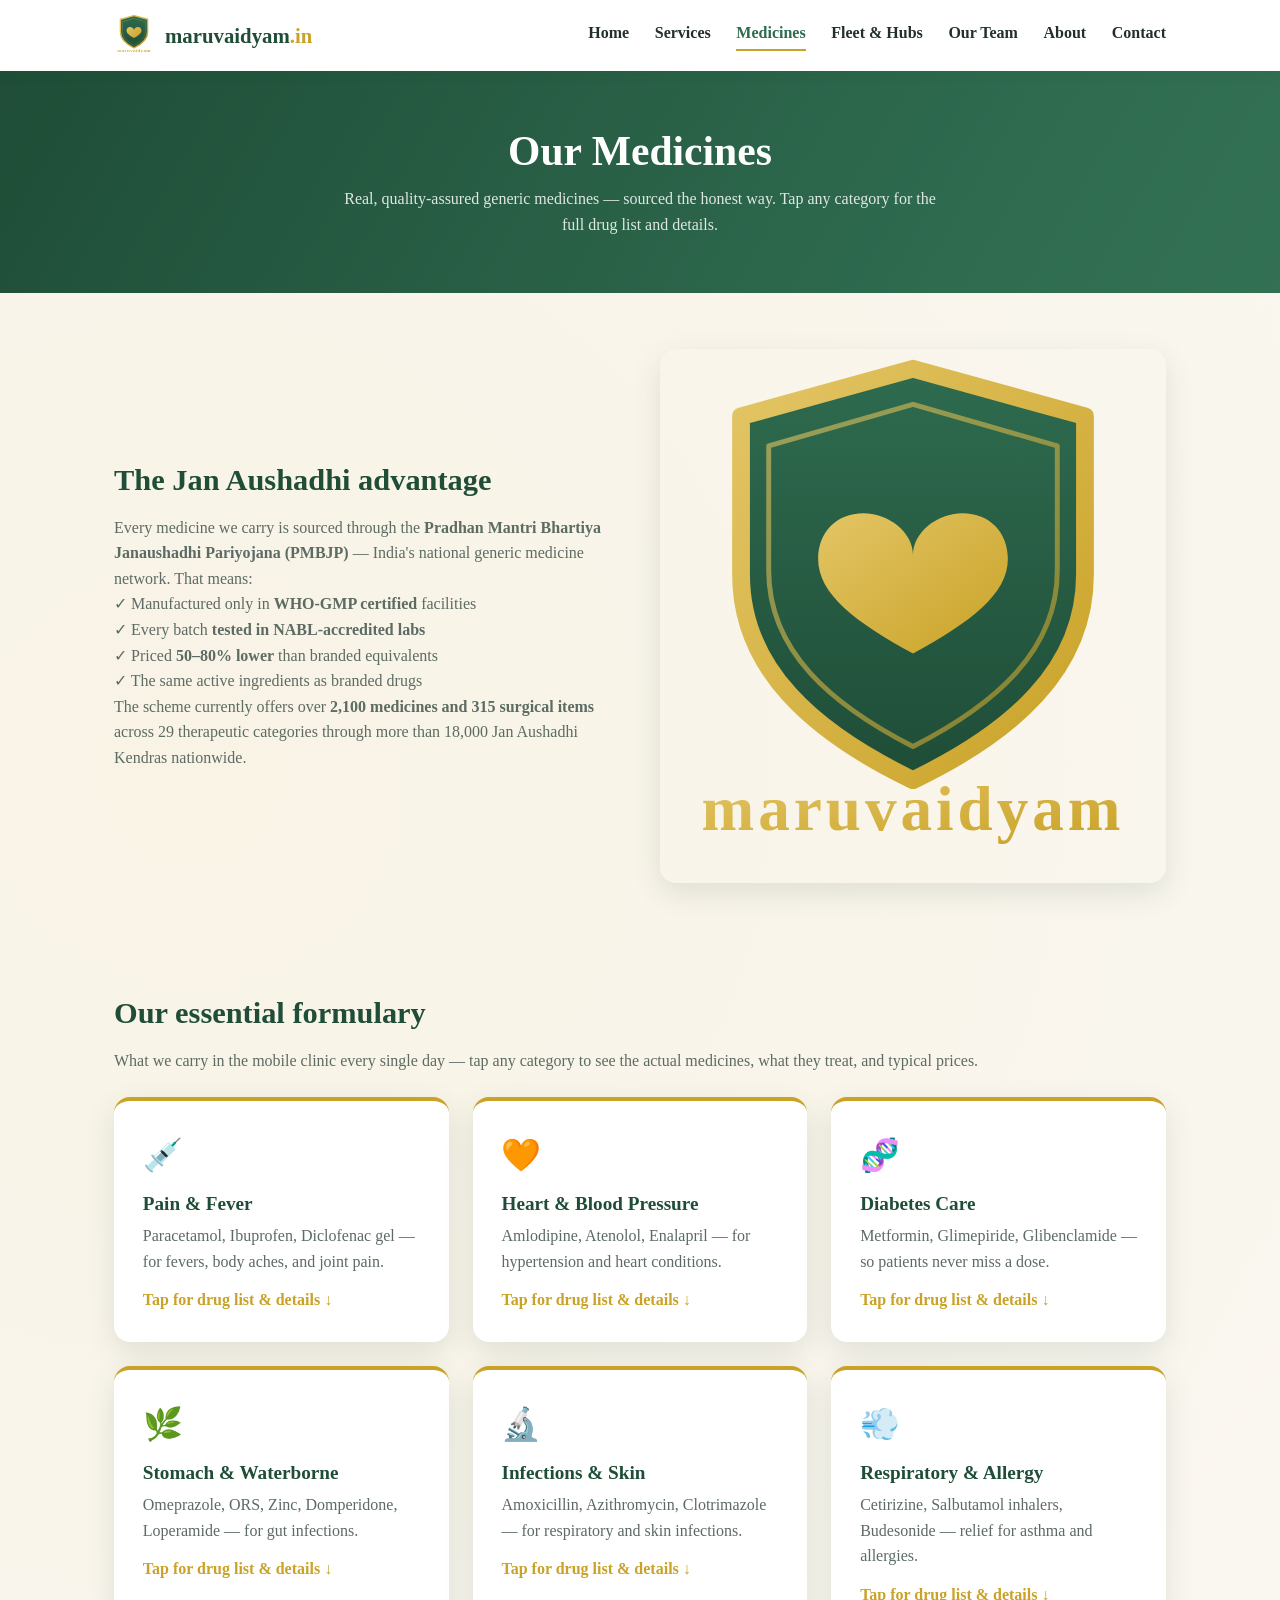
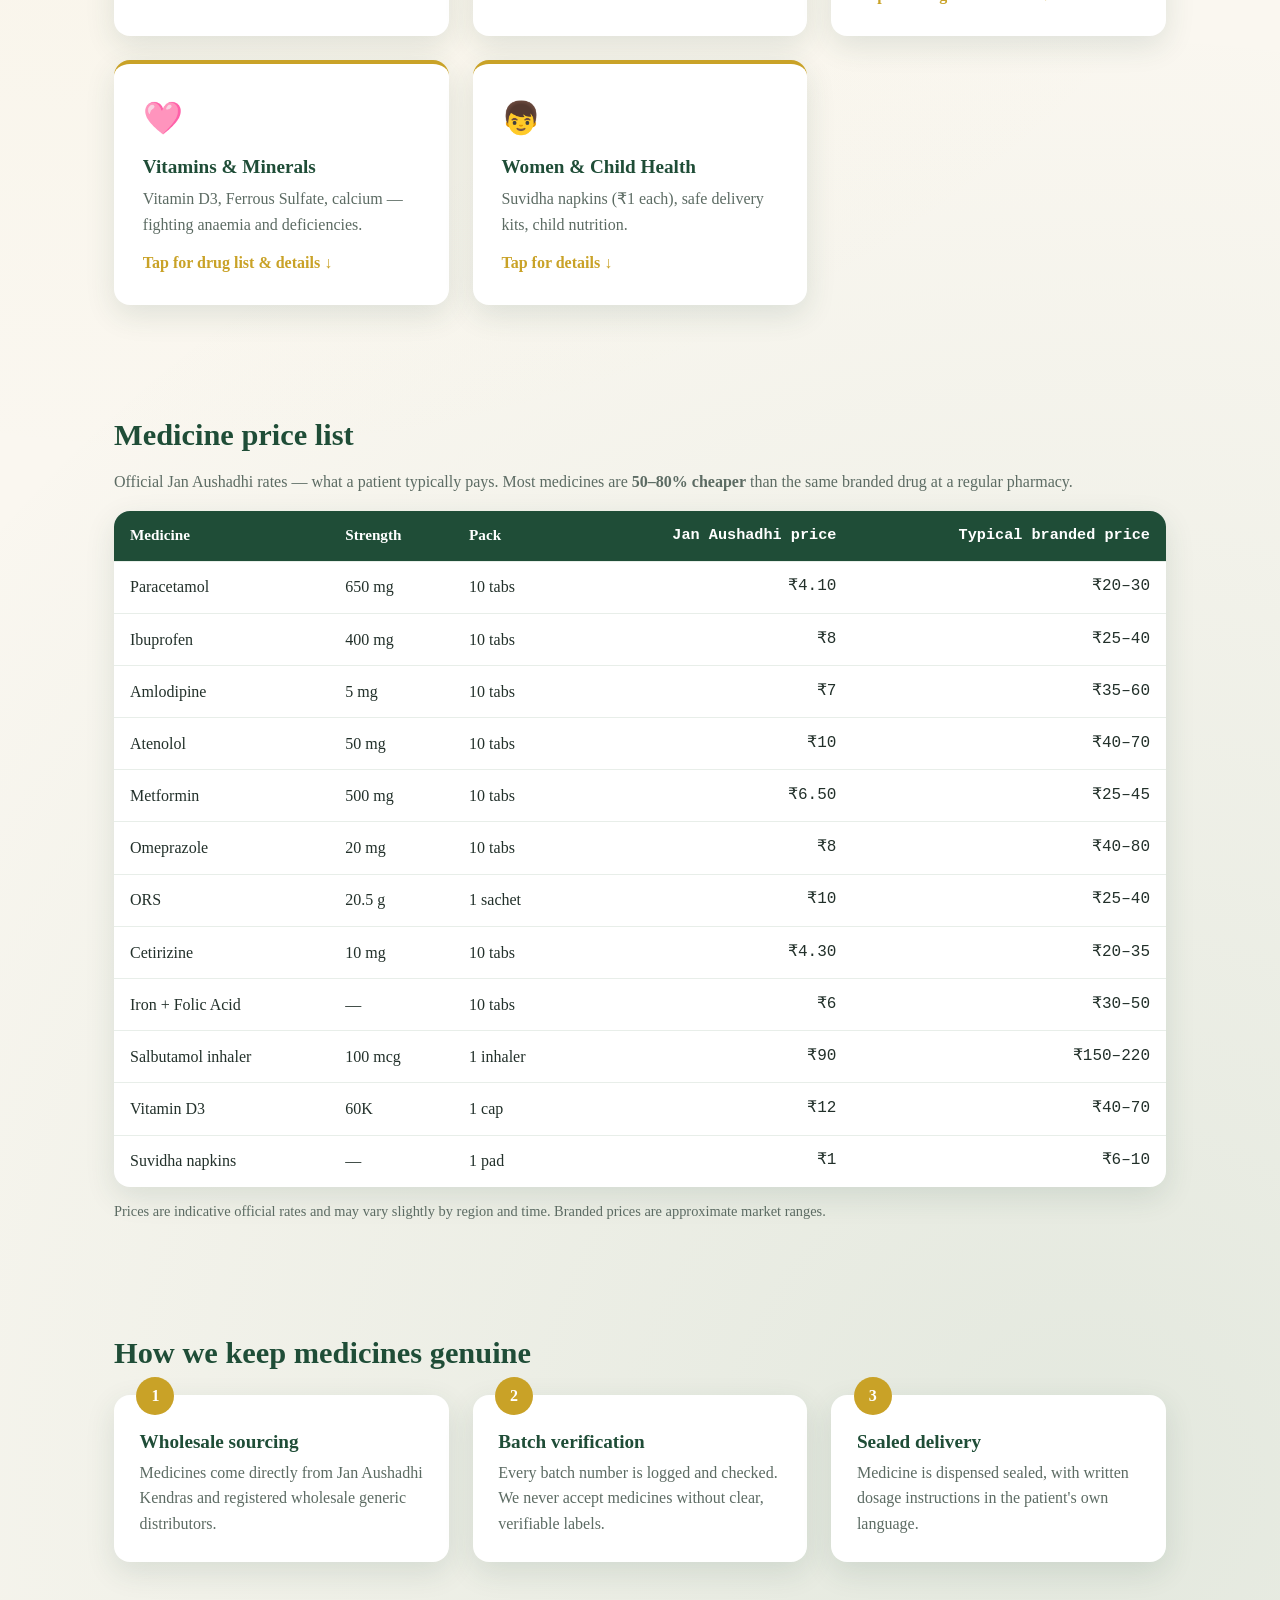
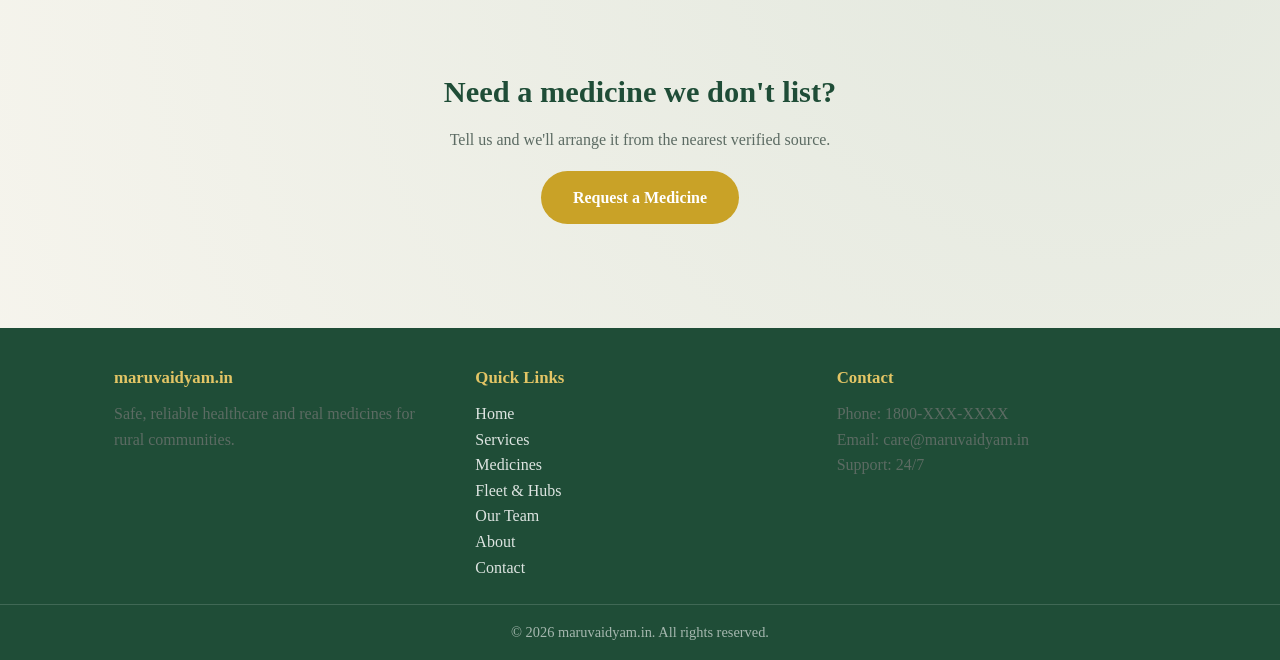
<file: medicines.html>
<!DOCTYPE html>
<html lang="en">
<head>
  <meta charset="UTF-8">
  <meta name="viewport" content="width=device-width, initial-scale=1.0">
  <meta name="description" content="Maruvaidyam medicines — our essential generic medicine formulary sourced from Jan Aushadhi Kendras, quality-assured and affordable. Tap each category for full details.">
  <title>Medicines | maruvaidyam.in</title>
  <link rel="icon" type="image/svg+xml" href="assets/logo.svg">
  <link rel="stylesheet" href="css/style.css">
</head>
<body>
  <header>
    <nav class="nav">
      <a class="brand" href="index.html">
        <img src="assets/logo.svg" alt="Maruvaidyam logo">
        <span>maruvaidyam<span style="color:var(--gold);">.in</span></span>
      </a>
      <button class="nav-toggle" aria-label="Toggle menu">&#9776;</button>
      <div class="nav-links">
        <a href="index.html">Home</a>
        <a href="services.html">Services</a>
        <a href="medicines.html" class="active">Medicines</a>
        <a href="fleet.html">Fleet &amp; Hubs</a>
        <a href="team.html">Our Team</a>
        <a href="about.html">About</a>
        <a href="contact.html">Contact</a>
      </div>
    </nav>
  </header>

  <section class="page-hero">
    <h1>Our Medicines</h1>
    <p>Real, quality-assured generic medicines — sourced the honest way. Tap any category for the full drug list and details.</p>
  </section>

  <main>
    <section class="section">
      <div class="two-col">
        <div>
          <h2>The Jan Aushadhi advantage</h2>
          <p>Every medicine we carry is sourced through the <strong>Pradhan Mantri Bhartiya Janaushadhi Pariyojana (PMBJP)</strong> — India's national generic medicine network. That means:</p>
          <p>&#10003; Manufactured only in <strong>WHO-GMP certified</strong> facilities<br>
          &#10003; Every batch <strong>tested in NABL-accredited labs</strong><br>
          &#10003; Priced <strong>50&ndash;80% lower</strong> than branded equivalents<br>
          &#10003; The same active ingredients as branded drugs</p>
          <p>The scheme currently offers over <strong>2,100 medicines and 315 surgical items</strong> across 29 therapeutic categories through more than 18,000 Jan Aushadhi Kendras nationwide.</p>
        </div>
        <img src="assets/logo.svg" alt="Maruvaidyam logo">
      </div>
    </section>

    <section class="section">
      <h2>Our essential formulary</h2>
      <p>What we carry in the mobile clinic every single day — tap any category to see the actual medicines, what they treat, and typical prices.</p>
      <div class="cards">
        <div class="card clickable" data-detail="pain" data-name="Pain &amp; Fever Medicines">
          <span class="icon">&#128137;</span>
          <h3>Pain &amp; Fever</h3>
          <p>Paracetamol, Ibuprofen, Diclofenac gel — for fevers, body aches, and joint pain.</p>
          <span class="more">Tap for drug list &amp; details &darr;</span>
        </div>
        <div class="card clickable" data-detail="heart" data-name="Heart &amp; Blood Pressure Medicines">
          <span class="icon">&#129505;</span>
          <h3>Heart &amp; Blood Pressure</h3>
          <p>Amlodipine, Atenolol, Enalapril — for hypertension and heart conditions.</p>
          <span class="more">Tap for drug list &amp; details &darr;</span>
        </div>
        <div class="card clickable" data-detail="diabetes" data-name="Diabetes Care Medicines">
          <span class="icon">&#129516;</span>
          <h3>Diabetes Care</h3>
          <p>Metformin, Glimepiride, Glibenclamide — so patients never miss a dose.</p>
          <span class="more">Tap for drug list &amp; details &darr;</span>
        </div>
        <div class="card clickable" data-detail="stomach" data-name="Stomach &amp; Waterborne Medicines">
          <span class="icon">&#127807;</span>
          <h3>Stomach &amp; Waterborne</h3>
          <p>Omeprazole, ORS, Zinc, Domperidone, Loperamide — for gut infections.</p>
          <span class="more">Tap for drug list &amp; details &darr;</span>
        </div>
        <div class="card clickable" data-detail="infections" data-name="Infections &amp; Skin Medicines">
          <span class="icon">&#128300;</span>
          <h3>Infections &amp; Skin</h3>
          <p>Amoxicillin, Azithromycin, Clotrimazole — for respiratory and skin infections.</p>
          <span class="more">Tap for drug list &amp; details &darr;</span>
        </div>
        <div class="card clickable" data-detail="respiratory" data-name="Respiratory &amp; Allergy Medicines">
          <span class="icon">&#128168;</span>
          <h3>Respiratory &amp; Allergy</h3>
          <p>Cetirizine, Salbutamol inhalers, Budesonide — relief for asthma and allergies.</p>
          <span class="more">Tap for drug list &amp; details &darr;</span>
        </div>
        <div class="card clickable" data-detail="vitamins" data-name="Vitamins &amp; Minerals">
          <span class="icon">&#129655;</span>
          <h3>Vitamins &amp; Minerals</h3>
          <p>Vitamin D3, Ferrous Sulfate, calcium — fighting anaemia and deficiencies.</p>
          <span class="more">Tap for drug list &amp; details &darr;</span>
        </div>
        <div class="card clickable" data-detail="women" data-name="Women &amp; Child Health">
          <span class="icon">&#128102;</span>
          <h3>Women &amp; Child Health</h3>
          <p>Suvidha napkins (&#8377;1 each), safe delivery kits, child nutrition.</p>
          <span class="more">Tap for details &darr;</span>
        </div>
      </div>
    </section>

    <section class="section">
      <h2>Medicine price list</h2>
      <p>Official Jan Aushadhi rates — what a patient typically pays. Most medicines are <strong>50&ndash;80% cheaper</strong> than the same branded drug at a regular pharmacy.</p>
      <table class="price-table">
        <thead>
          <tr><th>Medicine</th><th>Strength</th><th>Pack</th><th class="num">Jan Aushadhi price</th><th class="num">Typical branded price</th></tr>
        </thead>
        <tbody>
          <tr><td>Paracetamol</td><td>650 mg</td><td>10 tabs</td><td class="num">&#8377;4.10</td><td class="num">&#8377;20&ndash;30</td></tr>
          <tr><td>Ibuprofen</td><td>400 mg</td><td>10 tabs</td><td class="num">&#8377;8</td><td class="num">&#8377;25&ndash;40</td></tr>
          <tr><td>Amlodipine</td><td>5 mg</td><td>10 tabs</td><td class="num">&#8377;7</td><td class="num">&#8377;35&ndash;60</td></tr>
          <tr><td>Atenolol</td><td>50 mg</td><td>10 tabs</td><td class="num">&#8377;10</td><td class="num">&#8377;40&ndash;70</td></tr>
          <tr><td>Metformin</td><td>500 mg</td><td>10 tabs</td><td class="num">&#8377;6.50</td><td class="num">&#8377;25&ndash;45</td></tr>
          <tr><td>Omeprazole</td><td>20 mg</td><td>10 tabs</td><td class="num">&#8377;8</td><td class="num">&#8377;40&ndash;80</td></tr>
          <tr><td>ORS</td><td>20.5 g</td><td>1 sachet</td><td class="num">&#8377;10</td><td class="num">&#8377;25&ndash;40</td></tr>
          <tr><td>Cetirizine</td><td>10 mg</td><td>10 tabs</td><td class="num">&#8377;4.30</td><td class="num">&#8377;20&ndash;35</td></tr>
          <tr><td>Iron + Folic Acid</td><td>&mdash;</td><td>10 tabs</td><td class="num">&#8377;6</td><td class="num">&#8377;30&ndash;50</td></tr>
          <tr><td>Salbutamol inhaler</td><td>100 mcg</td><td>1 inhaler</td><td class="num">&#8377;90</td><td class="num">&#8377;150&ndash;220</td></tr>
          <tr><td>Vitamin D3</td><td>60K</td><td>1 cap</td><td class="num">&#8377;12</td><td class="num">&#8377;40&ndash;70</td></tr>
          <tr><td>Suvidha napkins</td><td>&mdash;</td><td>1 pad</td><td class="num">&#8377;1</td><td class="num">&#8377;6&ndash;10</td></tr>
        </tbody>
      </table>
      <p style="font-size:0.9rem; color:var(--muted); margin-top:0.8rem;">Prices are indicative official rates and may vary slightly by region and time. Branded prices are approximate market ranges.</p>
    </section>

    <section class="section">
      <h2>How we keep medicines genuine</h2>
      <div class="steps">
        <div class="step">
          <span class="num">1</span>
          <h3>Wholesale sourcing</h3>
          <p>Medicines come directly from Jan Aushadhi Kendras and registered wholesale generic distributors.</p>
        </div>
        <div class="step">
          <span class="num">2</span>
          <h3>Batch verification</h3>
          <p>Every batch number is logged and checked. We never accept medicines without clear, verifiable labels.</p>
        </div>
        <div class="step">
          <span class="num">3</span>
          <h3>Sealed delivery</h3>
          <p>Medicine is dispensed sealed, with written dosage instructions in the patient's own language.</p>
        </div>
      </div>
    </section>

    <section class="section center">
      <h2>Need a medicine we don't list?</h2>
      <p>Tell us and we'll arrange it from the nearest verified source.</p>
      <p style="margin-top:1.2rem;"><a href="contact.html" class="btn">Request a Medicine</a></p>
    </section>
  </main>

  <footer>
    <div class="footer-inner">
      <div>
        <h3>maruvaidyam.in</h3>
        <p>Safe, reliable healthcare and real medicines for rural communities.</p>
      </div>
      <div>
        <h3>Quick Links</h3>
        <p><a href="index.html">Home</a></p>
        <p><a href="services.html">Services</a></p>
        <p><a href="medicines.html">Medicines</a></p>
        <p><a href="fleet.html">Fleet &amp; Hubs</a></p>
        <p><a href="team.html">Our Team</a></p>
        <p><a href="about.html">About</a></p>
        <p><a href="contact.html">Contact</a></p>
      </div>
      <div>
        <h3>Contact</h3>
        <p>Phone: 1800-XXX-XXXX</p>
        <p>Email: care@maruvaidyam.in</p>
        <p>Support: 24/7</p>
      </div>
    </div>
    <div class="footer-bottom">
      &copy; <span id="year"></span> maruvaidyam.in. All rights reserved.
    </div>
  </footer>

  <div class="modal" id="detail-modal">
    <div class="modal-box">
      <div class="modal-head">
        <h2 id="modal-title"></h2>
        <button class="modal-close" aria-label="Close">&times;</button>
      </div>
      <div class="modal-body" id="modal-content"></div>
    </div>
  </div>

  <template id="detail-pain">
    <div class="tag">Analgesics &amp; Antipyretics</div>
    <p><strong>What these treat:</strong> Fever, body aches, joint pain, headaches, and the muscle strain common in agricultural and manual labour.</p>
    <h3>Medicines we stock</h3>
    <ul class="spec-list">
      <li><b>Paracetamol 500mg / 650mg</b> Fever &amp; pain relief — the most used medicine in rural India</li>
      <li><b>Ibuprofen 200mg / 400mg</b> Pain + anti-inflammatory for body and joint pain</li>
      <li><b>Diclofenac gel (topical)</b> Localised joint and muscle pain relief</li>
    </ul>
    <h3>Typical Jan Aushadhi prices</h3>
    <ul class="spec-list">
      <li><b>Paracetamol 650mg</b> ~&#8377;4.10 for 10 tablets</li>
      <li><b>Ibuprofen 400mg</b> ~&#8377;8 for 10 tablets</li>
      <li><b>Diclofenac gel</b> ~&#8377;20 for 30g tube</li>
    </ul>
    <p><em>Branded equivalents typically cost 3&ndash;10 times more for the same medicine.</em></p>
  </template>

  <template id="detail-heart">
    <div class="tag">Cardiovascular</div>
    <p><strong>What these treat:</strong> High blood pressure (hypertension), heart conditions, and the day-to-day management that keeps elderly patients stable. Uncontrolled BP is a leading cause of rural emergencies — continuous supply saves lives.</p>
    <h3>Medicines we stock</h3>
    <ul class="spec-list">
      <li><b>Amlodipine 5mg</b> First-line blood pressure control</li>
      <li><b>Atenolol 25mg / 50mg</b> Beta-blocker for BP and angina</li>
      <li><b>Enalapril 5mg</b> ACE inhibitor for hypertension &amp; heart failure</li>
      <li><b>Aspirin 75mg (low dose)</b> Heart attack &amp; stroke prevention (under doctor advice)</li>
    </ul>
    <h3>Typical Jan Aushadhi prices</h3>
    <ul class="spec-list">
      <li><b>Amlodipine 5mg</b> ~&#8377;7 for 10 tablets</li>
      <li><b>Atenolol 50mg</b> ~&#8377;10 for 10 tablets</li>
      <li><b>Aspirin 75mg</b> ~&#8377;4 for 10 tablets</li>
    </ul>
    <p><em>Chronic patients get a full month's supply per visit so they never run out.</em></p>
  </template>

  <template id="detail-diabetes">
    <div class="tag">Antidiabetics</div>
    <p><strong>What these treat:</strong> Type 2 diabetes — increasingly common in rural populations. Regular, affordable supply of these medicines is what keeps patients out of hospital.</p>
    <h3>Medicines we stock</h3>
    <ul class="spec-list">
      <li><b>Metformin 500mg</b> First-line oral diabetes medication</li>
      <li><b>Glimepiride 1mg / 2mg</b> Sulfonylurea that lowers blood sugar</li>
      <li><b>Glibenclamide 5mg</b> Low-cost alternative for sugar control</li>
    </ul>
    <h3>Typical Jan Aushadhi prices</h3>
    <ul class="spec-list">
      <li><b>Metformin 500mg</b> ~&#8377;6.50 for 10 tablets</li>
      <li><b>Glimepiride 2mg</b> ~&#8377;15 for 10 tablets</li>
    </ul>
    <p><em>We also carry glucometers and test strips so patients can track their sugar at home.</em></p>
  </template>

  <template id="detail-stomach">
    <div class="tag">Gastrointestinal</div>
    <p><strong>What these treat:</strong> Acidity, ulcers, diarrhoea, vomiting — especially common in flood-prone pockets where waterborne illness spreads quickly. These medicines are stocked heavily before monsoon.</p>
    <h3>Medicines we stock</h3>
    <ul class="spec-list">
      <li><b>Omeprazole / Pantoprazole 20mg</b> Antacids for acidity &amp; ulcers</li>
      <li><b>ORS (Oral Rehydration Salts)</b> Dehydration from diarrhoea — a lifesaver for children</li>
      <li><b>Zinc Sulfate</b> Reduces diarrhoea severity &amp; duration in children</li>
      <li><b>Domperidone 10mg</b> Anti-vomiting</li>
      <li><b>Loperamide 2mg</b> Stops severe diarrhoea</li>
    </ul>
    <h3>Typical Jan Aushadhi prices</h3>
    <ul class="spec-list">
      <li><b>ORS packet</b> ~&#8377;10 per sachet</li>
      <li><b>Omeprazole 20mg</b> ~&#8377;8 for 10 tablets</li>
      <li><b>Zinc sulfate</b> ~&#8377;6 for 10 tablets</li>
    </ul>
  </template>

  <template id="detail-infections">
    <div class="tag">Anti-infectives &amp; Antibiotics</div>
    <p><strong>What these treat:</strong> Bacterial respiratory infections, skin infections, and fungal conditions common in rural work environments. Antibiotics are dispensed only on clinical advice.</p>
    <h3>Medicines we stock</h3>
    <ul class="spec-list">
      <li><b>Amoxicillin 250mg / 500mg</b> Broad-spectrum antibiotic</li>
      <li><b>Azithromycin 500mg</b> Short-course antibiotic for respiratory infections</li>
      <li><b>Cotrimoxazole</b> Trimethoprim + sulfamethoxazole for various infections</li>
      <li><b>Clotrimazole cream</b> Fungal skin infections</li>
      <li><b>Fluconazole 150mg</b> Severe fungal infections</li>
    </ul>
    <h3>Responsible use</h3>
    <p>We follow the government's guidelines on antibiotic use. We never sell antibiotics over the counter — a nurse or doctor must assess the patient first. This protects the community from antibiotic resistance.</p>
  </template>

  <template id="detail-respiratory">
    <div class="tag">Respiratory &amp; Anti-allergics</div>
    <p><strong>What these treat:</strong> Asthma, seasonal allergies, coughs and colds. Breathing problems are among the top reasons rural patients seek help, especially during harvest and winter seasons.</p>
    <h3>Medicines we stock</h3>
    <ul class="spec-list">
      <li><b>Cetirizine 10mg</b> Allergic rhinitis &amp; skin allergies</li>
      <li><b>Levocetirizine 5mg</b> Stronger daily allergy control</li>
      <li><b>Salbutamol inhaler 100mcg</b> Quick asthma relief</li>
      <li><b>Budesonide inhaler</b> Daily asthma &amp; COPD control</li>
      <li><b>Cough syrups</b> Expectorants &amp; suppressants</li>
    </ul>
    <h3>Typical Jan Aushadhi prices</h3>
    <ul class="spec-list">
      <li><b>Cetirizine 10mg</b> ~&#8377;4.30 for 10 tablets</li>
      <li><b>Salbutamol inhaler</b> ~&#8377;90 per inhaler</li>
    </ul>
  </template>

  <template id="detail-vitamins">
    <div class="tag">Vitamins &amp; Minerals</div>
    <p><strong>What these treat:</strong> Anaemia (iron deficiency) and vitamin deficiencies, which are widespread in rural diets. Anaemia especially affects women and children and causes fatigue, weakness, and poor growth.</p>
    <h3>Medicines &amp; supplements we stock</h3>
    <ul class="spec-list">
      <li><b>Ferrous Sulfate (iron) + Folic Acid</b> Anaemia treatment &amp; prevention</li>
      <li><b>Vitamin D3</b> Bone health, especially for elders</li>
      <li><b>Calcium</b> Bone strength &amp; joint support</li>
      <li><b>Multivitamin</b> General nutrition support</li>
      <li><b>Vitamin B-Complex</b> Energy &amp; nerve health</li>
    </ul>
    <h3>Typical Jan Aushadhi prices</h3>
    <ul class="spec-list">
      <li><b>Iron + Folic Acid</b> ~&#8377;6 for 10 tablets</li>
      <li><b>Vitamin D3 60K</b> ~&#8377;12 per capsule</li>
      <li><b>Calcium + Vit D3</b> ~&#8377;14 for 10 tablets</li>
    </ul>
  </template>

  <template id="detail-women">
    <div class="tag">Maternal &amp; Child Health</div>
    <p><strong>What this covers:</strong> Products and guidance for women and children — one of the most underserved groups in rural healthcare. We stock these at every village stop.</p>
    <h3>Items we stock</h3>
    <ul class="spec-list">
      <li><b>Suvidha sanitary napkins</b> &#8377;1 per pad — low-cost period hygiene from the Jan Aushadhi scheme</li>
      <li><b>Iron + Folic Acid</b> Anaemia prevention in pregnancy</li>
      <li><b>Zinc + ORS kits</b> Child diarrhoea management</li>
      <li><b>Vitamin A supplements</b> Child nutrition (under protocol)</li>
      <li><b>Deworming tablets</b> Annual school-age deworming</li>
    </ul>
    <h3>Maternity support</h3>
    <p>Our nurses guide expectant mothers on antenatal check-ups and refer high-risk pregnancies directly to the Community Health Centre or district hospital.</p>
  </template>

  <script src="js/main.js"></script>
</body>
</html>
</file>
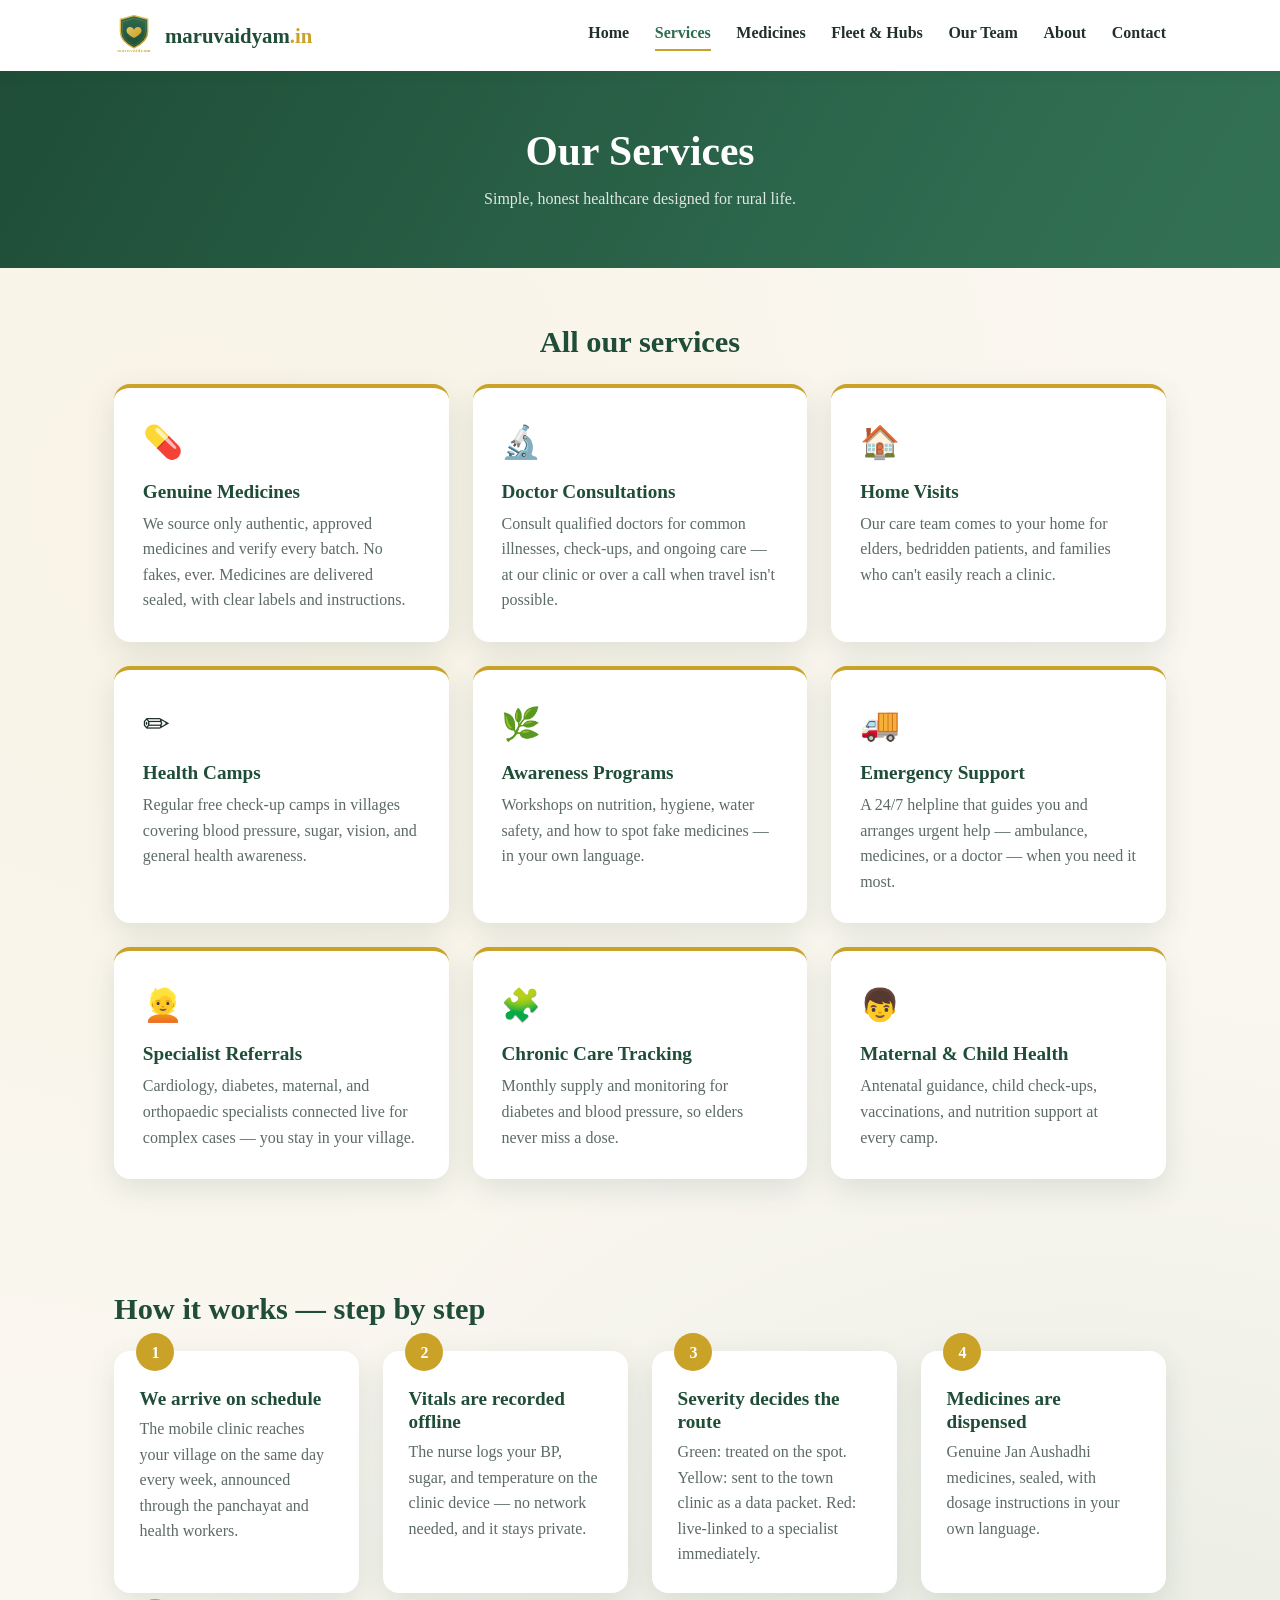
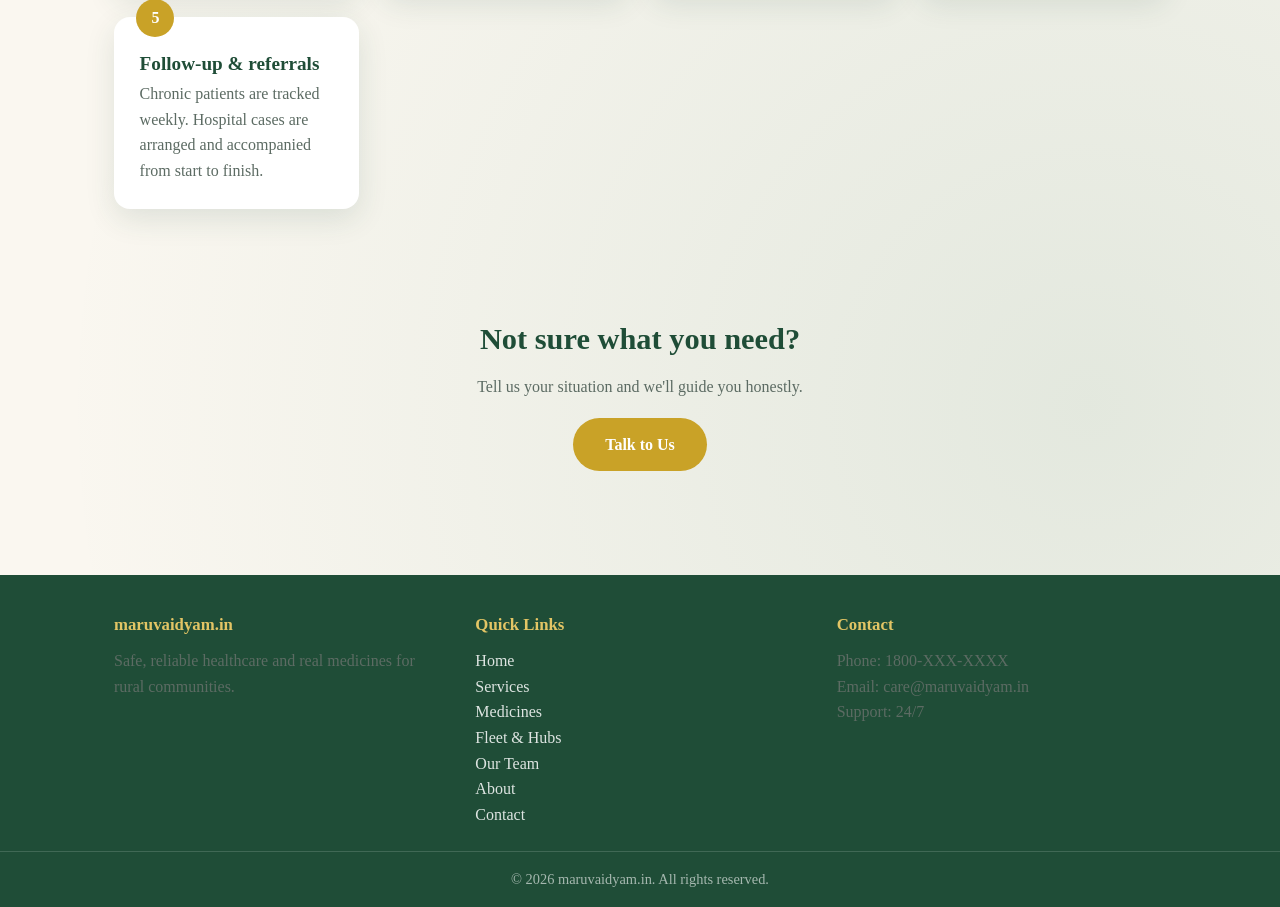
<file: services.html>
<!DOCTYPE html>
<html lang="en">
<head>
  <meta charset="UTF-8">
  <meta name="viewport" content="width=device-width, initial-scale=1.0">
  <meta name="description" content="Maruvaidyam services — genuine medicines, doctor consultations, home visits, and health camps for rural communities.">
  <title>Services | maruvaidyam.in</title>
  <link rel="icon" type="image/svg+xml" href="assets/logo.svg">
  <link rel="stylesheet" href="css/style.css">
</head>
<body>
  <header>
    <nav class="nav">
      <a class="brand" href="index.html">
        <img src="assets/logo.svg" alt="Maruvaidyam logo">
        <span>maruvaidyam<span style="color:var(--gold);">.in</span></span>
      </a>
      <button class="nav-toggle" aria-label="Toggle menu">&#9776;</button>
      <div class="nav-links">
        <a href="index.html">Home</a>
        <a href="services.html" class="active">Services</a>
        <a href="medicines.html">Medicines</a>
        <a href="fleet.html">Fleet &amp; Hubs</a>
        <a href="team.html">Our Team</a>
        <a href="about.html">About</a>
        <a href="contact.html">Contact</a>
      </div>
    </nav>
  </header>

  <section class="page-hero">
    <h1>Our Services</h1>
    <p>Simple, honest healthcare designed for rural life.</p>
  </section>

  <main>
    <section class="section reveal">
      <h2 class="center">All our services</h2>
      <div class="cards">
        <div class="card reveal reveal-delay-1">
          <span class="icon">&#128138;</span>
          <h3>Genuine Medicines</h3>
          <p>We source only authentic, approved medicines and verify every batch. No fakes, ever. Medicines are delivered sealed, with clear labels and instructions.</p>
        </div>
        <div class="card reveal reveal-delay-2">
          <span class="icon">&#128300;</span>
          <h3>Doctor Consultations</h3>
          <p>Consult qualified doctors for common illnesses, check-ups, and ongoing care — at our clinic or over a call when travel isn't possible.</p>
        </div>
        <div class="card reveal reveal-delay-3">
          <span class="icon">&#127968;</span>
          <h3>Home Visits</h3>
          <p>Our care team comes to your home for elders, bedridden patients, and families who can't easily reach a clinic.</p>
        </div>
        <div class="card reveal reveal-delay-1">
          <span class="icon">&#9999;</span>
          <h3>Health Camps</h3>
          <p>Regular free check-up camps in villages covering blood pressure, sugar, vision, and general health awareness.</p>
        </div>
        <div class="card reveal reveal-delay-2">
          <span class="icon">&#127807;</span>
          <h3>Awareness Programs</h3>
          <p>Workshops on nutrition, hygiene, water safety, and how to spot fake medicines — in your own language.</p>
        </div>
        <div class="card reveal reveal-delay-3">
          <span class="icon">&#128666;</span>
          <h3>Emergency Support</h3>
          <p>A 24/7 helpline that guides you and arranges urgent help — ambulance, medicines, or a doctor — when you need it most.</p>
        </div>
        <div class="card reveal reveal-delay-1">
          <span class="icon">&#128113;</span>
          <h3>Specialist Referrals</h3>
          <p>Cardiology, diabetes, maternal, and orthopaedic specialists connected live for complex cases — you stay in your village.</p>
        </div>
        <div class="card reveal reveal-delay-2">
          <span class="icon">&#129513;</span>
          <h3>Chronic Care Tracking</h3>
          <p>Monthly supply and monitoring for diabetes and blood pressure, so elders never miss a dose.</p>
        </div>
        <div class="card reveal reveal-delay-3">
          <span class="icon">&#128102;</span>
          <h3>Maternal &amp; Child Health</h3>
          <p>Antenatal guidance, child check-ups, vaccinations, and nutrition support at every camp.</p>
        </div>
      </div>
    </section>

    <section class="section reveal">
      <h2>How it works — step by step</h2>
      <div class="steps">
        <div class="step">
          <span class="num">1</span>
          <h3>We arrive on schedule</h3>
          <p>The mobile clinic reaches your village on the same day every week, announced through the panchayat and health workers.</p>
        </div>
        <div class="step">
          <span class="num">2</span>
          <h3>Vitals are recorded offline</h3>
          <p>The nurse logs your BP, sugar, and temperature on the clinic device — no network needed, and it stays private.</p>
        </div>
        <div class="step">
          <span class="num">3</span>
          <h3>Severity decides the route</h3>
          <p>Green: treated on the spot. Yellow: sent to the town clinic as a data packet. Red: live-linked to a specialist immediately.</p>
        </div>
        <div class="step">
          <span class="num">4</span>
          <h3>Medicines are dispensed</h3>
          <p>Genuine Jan Aushadhi medicines, sealed, with dosage instructions in your own language.</p>
        </div>
        <div class="step">
          <span class="num">5</span>
          <h3>Follow-up &amp; referrals</h3>
          <p>Chronic patients are tracked weekly. Hospital cases are arranged and accompanied from start to finish.</p>
        </div>
      </div>
    </section>

    <section class="section center reveal">
      <h2>Not sure what you need?</h2>
      <p>Tell us your situation and we'll guide you honestly.</p>
      <p style="margin-top:1.2rem;"><a href="contact.html" class="btn">Talk to Us</a></p>
    </section>
  </main>

  <footer>
    <div class="footer-inner">
      <div>
        <h3>maruvaidyam.in</h3>
        <p>Safe, reliable healthcare and real medicines for rural communities.</p>
      </div>
      <div>
        <h3>Quick Links</h3>
        <p><a href="index.html">Home</a></p>
        <p><a href="services.html">Services</a></p>
        <p><a href="medicines.html">Medicines</a></p>
        <p><a href="fleet.html">Fleet &amp; Hubs</a></p>
        <p><a href="team.html">Our Team</a></p>
        <p><a href="about.html">About</a></p>
        <p><a href="contact.html">Contact</a></p>
      </div>
      <div>
        <h3>Contact</h3>
        <p>Phone: 1800-XXX-XXXX</p>
        <p>Email: care@maruvaidyam.in</p>
        <p>Support: 24/7</p>
      </div>
    </div>
    <div class="footer-bottom">
      &copy; <span id="year"></span> maruvaidyam.in. All rights reserved.
    </div>
  </footer>

  <script src="js/main.js"></script>
</body>
</html>
</file>
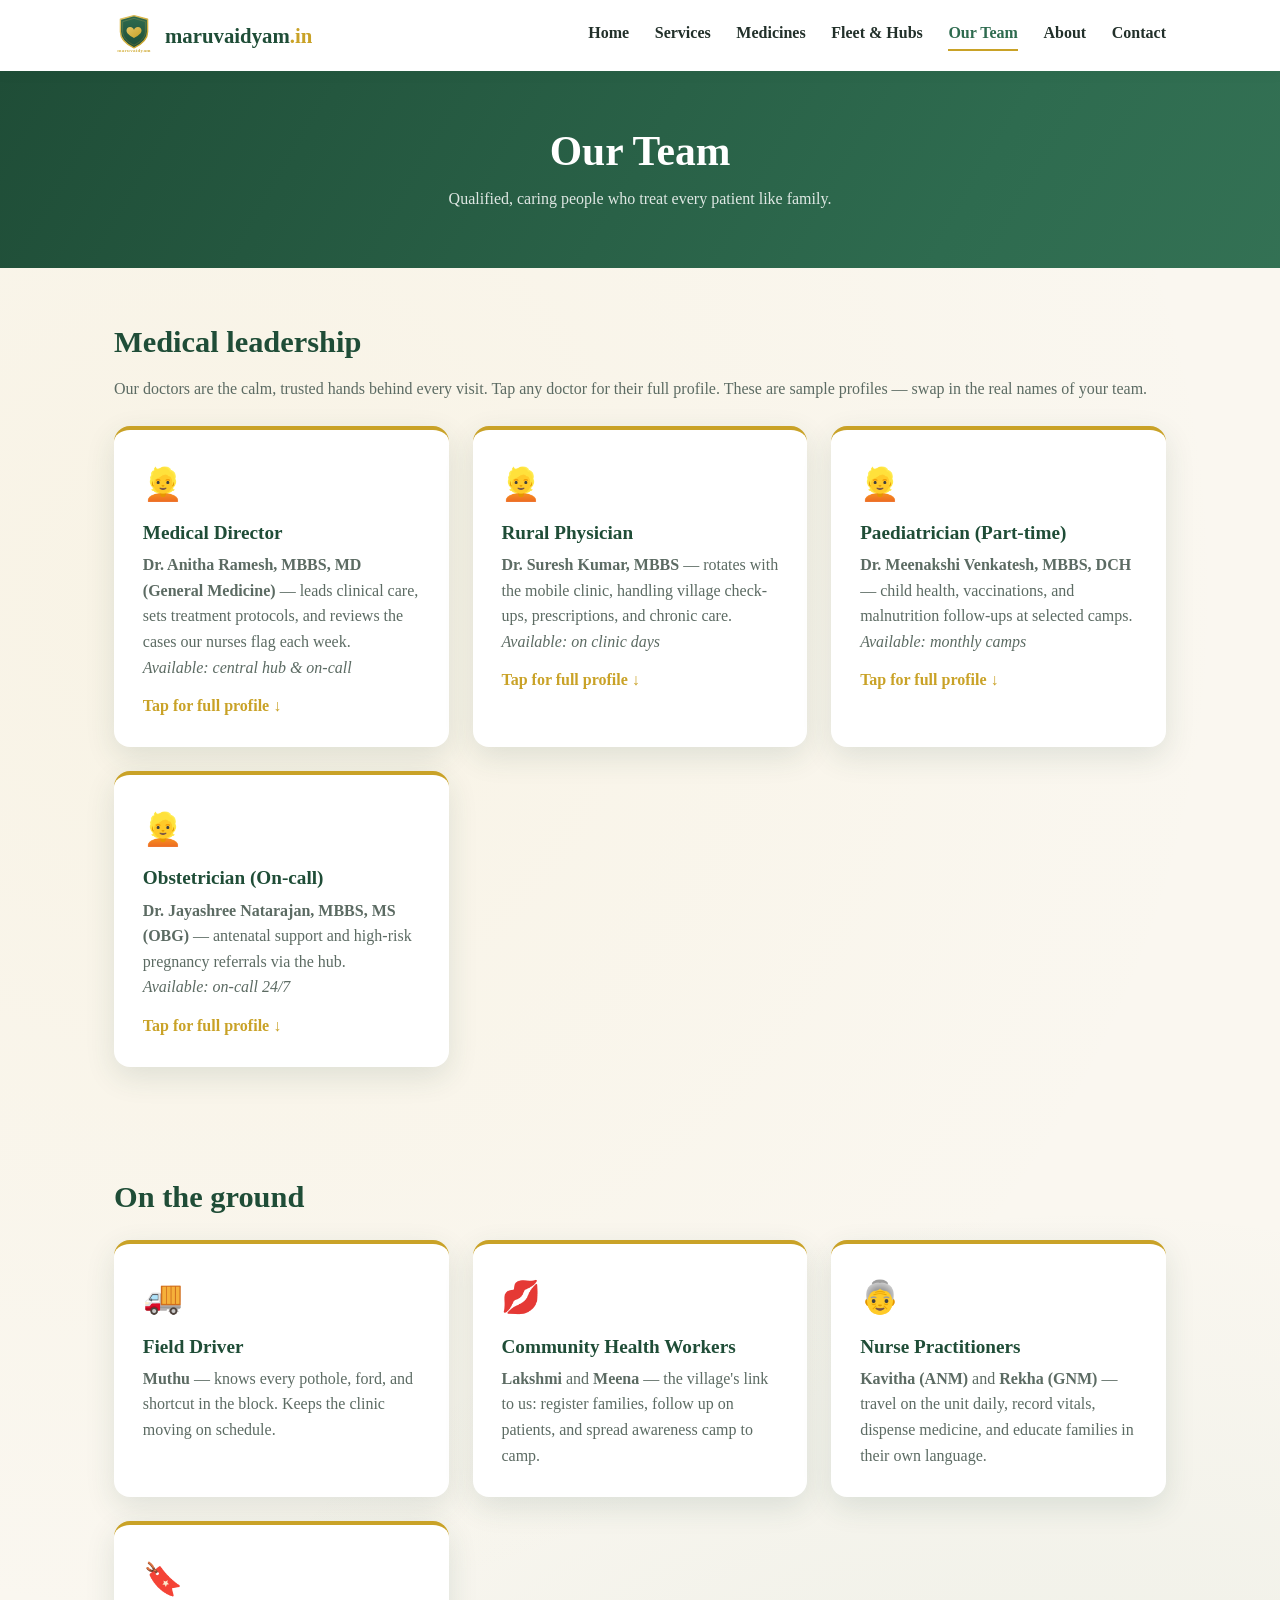
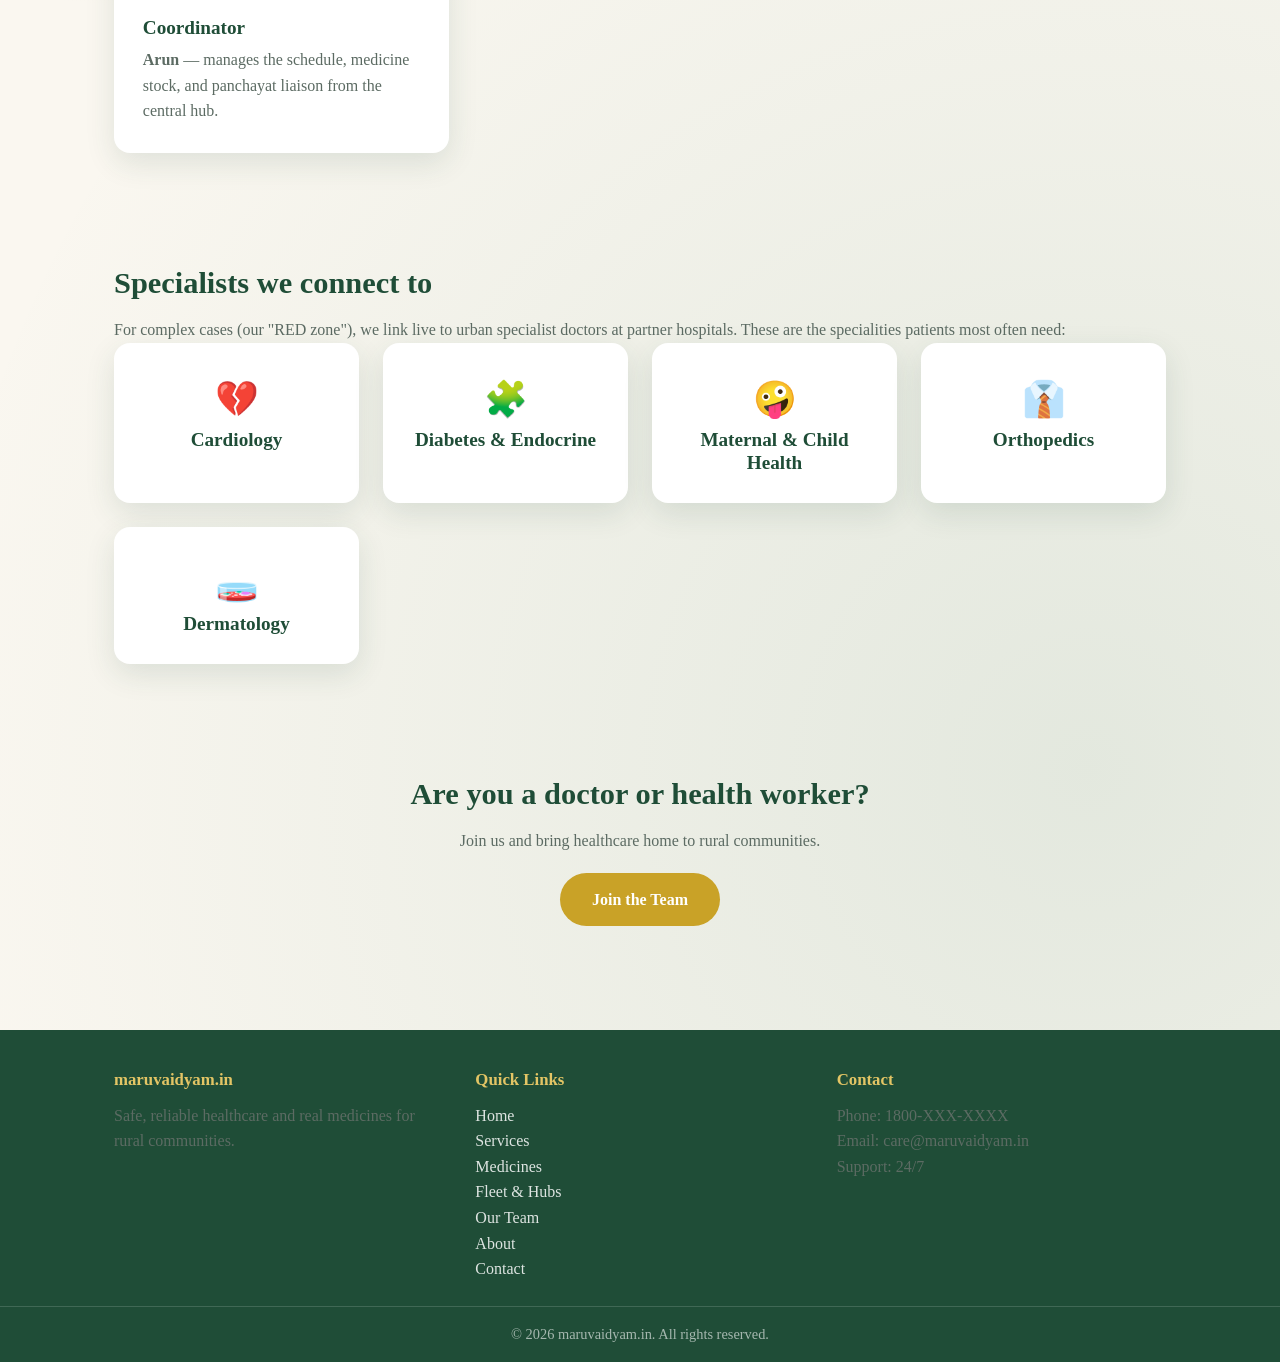
<file: team.html>
<!DOCTYPE html>
<html lang="en">
<head>
  <meta charset="UTF-8">
  <meta name="viewport" content="width=device-width, initial-scale=1.0">
  <meta name="description" content="Meet the Maruvaidyam team — doctors, nurses, and health workers bringing rural healthcare to your village.">
  <title>Our Team | maruvaidyam.in</title>
  <link rel="icon" type="image/svg+xml" href="assets/logo.svg">
  <link rel="stylesheet" href="css/style.css">
</head>
<body>
  <header>
    <nav class="nav">
      <a class="brand" href="index.html">
        <img src="assets/logo.svg" alt="Maruvaidyam logo">
        <span>maruvaidyam<span style="color:var(--gold);">.in</span></span>
      </a>
      <button class="nav-toggle" aria-label="Toggle menu">&#9776;</button>
      <div class="nav-links">
        <a href="index.html">Home</a>
        <a href="services.html">Services</a>
        <a href="medicines.html">Medicines</a>
        <a href="fleet.html">Fleet &amp; Hubs</a>
        <a href="team.html" class="active">Our Team</a>
        <a href="about.html">About</a>
        <a href="contact.html">Contact</a>
      </div>
    </nav>
  </header>

  <section class="page-hero">
    <h1>Our Team</h1>
    <p>Qualified, caring people who treat every patient like family.</p>
  </section>

  <main>
    <section class="section">
      <h2>Medical leadership</h2>
      <p>Our doctors are the calm, trusted hands behind every visit. Tap any doctor for their full profile. These are sample profiles — swap in the real names of your team.</p>
      <div class="cards">
        <div class="card clickable" data-detail="anitha" data-name="Dr. Anitha Ramesh — Medical Director">
          <span class="icon">&#128113;</span>
          <h3>Medical Director</h3>
          <p><strong>Dr. Anitha Ramesh, MBBS, MD (General Medicine)</strong> — leads clinical care, sets treatment protocols, and reviews the cases our nurses flag each week.</p>
          <p><em>Available: central hub &amp; on-call</em></p>
          <span class="more">Tap for full profile &darr;</span>
        </div>
        <div class="card clickable" data-detail="suresh" data-name="Dr. Suresh Kumar — Rural Physician">
          <span class="icon">&#128113;</span>
          <h3>Rural Physician</h3>
          <p><strong>Dr. Suresh Kumar, MBBS</strong> — rotates with the mobile clinic, handling village check-ups, prescriptions, and chronic care.</p>
          <p><em>Available: on clinic days</em></p>
          <span class="more">Tap for full profile &darr;</span>
        </div>
        <div class="card clickable" data-detail="meenakshi" data-name="Dr. Meenakshi Venkatesh — Paediatrician">
          <span class="icon">&#128113;</span>
          <h3>Paediatrician (Part-time)</h3>
          <p><strong>Dr. Meenakshi Venkatesh, MBBS, DCH</strong> — child health, vaccinations, and malnutrition follow-ups at selected camps.</p>
          <p><em>Available: monthly camps</em></p>
          <span class="more">Tap for full profile &darr;</span>
        </div>
        <div class="card clickable" data-detail="jayashree" data-name="Dr. Jayashree Natarajan — Obstetrician">
          <span class="icon">&#128113;</span>
          <h3>Obstetrician (On-call)</h3>
          <p><strong>Dr. Jayashree Natarajan, MBBS, MS (OBG)</strong> — antenatal support and high-risk pregnancy referrals via the hub.</p>
          <p><em>Available: on-call 24/7</em></p>
          <span class="more">Tap for full profile &darr;</span>
        </div>
      </div>
    </section>

    <section class="section">
      <h2>On the ground</h2>
      <div class="cards">
        <div class="card">
          <span class="icon">&#128666;</span>
          <h3>Field Driver</h3>
          <p><strong>Muthu</strong> — knows every pothole, ford, and shortcut in the block. Keeps the clinic moving on schedule.</p>
        </div>
        <div class="card">
          <span class="icon">&#128139;</span>
          <h3>Community Health Workers</h3>
          <p><strong>Lakshmi</strong> and <strong>Meena</strong> — the village's link to us: register families, follow up on patients, and spread awareness camp to camp.</p>
        </div>
        <div class="card">
          <span class="icon">&#128117;</span>
          <h3>Nurse Practitioners</h3>
          <p><strong>Kavitha (ANM)</strong> and <strong>Rekha (GNM)</strong> — travel on the unit daily, record vitals, dispense medicine, and educate families in their own language.</p>
        </div>
        <div class="card">
          <span class="icon">&#128278;</span>
          <h3>Coordinator</h3>
          <p><strong>Arun</strong> — manages the schedule, medicine stock, and panchayat liaison from the central hub.</p>
        </div>
      </div>
    </section>

    <section class="section">
      <h2>Specialists we connect to</h2>
      <p>For complex cases (our "RED zone"), we link live to urban specialist doctors at partner hospitals. These are the specialities patients most often need:</p>
      <div class="values">
        <div class="value"><div class="big">&#128148;</div><h3>Cardiology</h3></div>
        <div class="value"><div class="big">&#129513;</div><h3>Diabetes &amp; Endocrine</h3></div>
        <div class="value"><div class="big">&#129322;</div><h3>Maternal &amp; Child Health</h3></div>
        <div class="value"><div class="big">&#128084;</div><h3>Orthopedics</h3></div>
        <div class="value"><div class="big">&#129515;</div><h3>Dermatology</h3></div>
      </div>
    </section>

    <section class="section center">
      <h2>Are you a doctor or health worker?</h2>
      <p>Join us and bring healthcare home to rural communities.</p>
      <p style="margin-top:1.2rem;"><a href="contact.html" class="btn">Join the Team</a></p>
    </section>
  </main>

  <footer>
    <div class="footer-inner">
      <div>
        <h3>maruvaidyam.in</h3>
        <p>Safe, reliable healthcare and real medicines for rural communities.</p>
      </div>
      <div>
        <h3>Quick Links</h3>
        <p><a href="index.html">Home</a></p>
        <p><a href="services.html">Services</a></p>
        <p><a href="medicines.html">Medicines</a></p>
        <p><a href="fleet.html">Fleet &amp; Hubs</a></p>
        <p><a href="team.html">Our Team</a></p>
        <p><a href="about.html">About</a></p>
        <p><a href="contact.html">Contact</a></p>
      </div>
      <div>
        <h3>Contact</h3>
        <p>Phone: 1800-XXX-XXXX</p>
        <p>Email: care@maruvaidyam.in</p>
        <p>Support: 24/7</p>
      </div>
    </div>
    <div class="footer-bottom">
      &copy; <span id="year"></span> maruvaidyam.in. All rights reserved.
    </div>
  </footer>

  <div class="modal" id="detail-modal">
    <div class="modal-box">
      <div class="modal-head">
        <h2 id="modal-title"></h2>
        <button class="modal-close" aria-label="Close">&times;</button>
      </div>
      <div class="modal-body" id="modal-content"></div>
    </div>
  </div>

  <template id="detail-anitha">
    <div class="tag">Medical Director</div><div class="tag">General Medicine</div><div class="tag">On-call 24/7</div>
    <h3>Dr. Anitha Ramesh, MBBS, MD (General Medicine)</h3>
    <p><strong>Who she is:</strong> The clinical head of Maruvaidyam. Dr. Anitha has spent over 15 years serving district hospitals and rural health centres across the region before joining our network.</p>
    <h3>What she does</h3>
    <ul class="spec-list">
      <li><b>Protocols</b> Sets every treatment and referral guideline we follow</li>
      <li><b>Case review</b> Reviews the complex cases nurses flag from village camps</li>
      <li><b>Training</b> Trains nurses and health workers in diagnosis and hygiene</li>
      <li><b>Quality</b> Audits medicine stock and batch records weekly</li>
    </ul>
    <h3>Languages</h3>
    <p>Tamil, English, Telugu</p>
    <h3>Availability</h3>
    <p>Central hub on clinic days; on-call for emergencies via the 24/7 helpline.</p>
  </template>

  <template id="detail-suresh">
    <div class="tag">Rural Physician</div><div class="tag">Field Clinics</div>
    <h3>Dr. Suresh Kumar, MBBS</h3>
    <p><strong>Who he is:</strong> The doctor villagers see most. Dr. Suresh rotates with the mobile clinic across the weekly loop, and previously ran a private rural practice for a decade.</p>
    <h3>What he does</h3>
    <ul class="spec-list">
      <li><b>Check-ups</b> Handles routine village consultations at every camp</li>
      <li><b>Prescriptions</b> Writes and adjusts chronic-care prescriptions</li>
      <li><b>Screening</b> Runs BP, sugar, and vision checks for elders</li>
      <li><b>Referrals</b> Flags serious cases to the hub or specialists</li>
    </ul>
    <h3>Languages</h3>
    <p>Tamil, English, Hindi</p>
    <h3>Availability</h3>
    <p>On clinic days, rotating with the mobile unit on the village loop.</p>
  </template>

  <template id="detail-meenakshi">
    <div class="tag">Paediatrician</div><div class="tag">Child Health</div><div class="tag">Monthly camps</div>
    <h3>Dr. Meenakshi Venkatesh, MBBS, DCH</h3>
    <p><strong>Who she is:</strong> A child-health specialist who joins selected camps each month. She previously worked in the paediatrics department of a government district hospital.</p>
    <h3>What she does</h3>
    <ul class="spec-list">
      <li><b>Child care</b> Treats childhood fevers, infections, and growth issues</li>
      <li><b>Vaccinations</b> Counsels families and coordinates immunisation days</li>
      <li><b>Nutrition</b> Follows up on malnutrition and anaemia in children</li>
      <li><b>Training</b> Teaches mothers about home care and danger signs</li>
    </ul>
    <h3>Languages</h3>
    <p>Tamil, English</p>
    <h3>Availability</h3>
    <p>Monthly child-health camps and on-call for paediatric queries.</p>
  </template>

  <template id="detail-jayashree">
    <div class="tag">Obstetrician</div><div class="tag">Maternal Health</div><div class="tag">On-call</div>
    <h3>Dr. Jayashree Natarajan, MBBS, MS (OBG)</h3>
    <p><strong>Who she is:</strong> Our maternal-health specialist, connected to the hub for every pregnancy-related concern. She has guided thousands of rural deliveries safely.</p>
    <h3>What she does</h3>
    <ul class="spec-list">
      <li><b>Antenatal</b> Reviews expectant mothers referred from village camps</li>
      <li><b>High-risk</b> Manages high-risk pregnancy referrals to the CHC/hospital</li>
      <li><b>Guidance</b> Advises nurses on antenatal check-up protocols</li>
      <li><b>Postnatal</b> Follows up on mothers and newborns after delivery</li>
    </ul>
    <h3>Languages</h3>
    <p>Tamil, English</p>
    <h3>Availability</h3>
    <p>On-call 24/7 through the hub helpline.</p>
  </template>

  <script src="js/main.js"></script>
</body>
</html>
</file>
<file: css/style.css>
:root {
  --green-dark: #1F4D37;
  --green: #2E6B4F;
  --green-light: #3E7D5E;
  --gold: #C9A227;
  --gold-light: #E3C565;
  --cream: #FAF7F0;
  --white: #FFFFFF;
  --ink: #22302A;
  --muted: #5C6B63;
  --shadow: 0 10px 30px rgba(31, 77, 55, 0.12);
  --radius: 16px;
}

* {
  margin: 0;
  padding: 0;
  box-sizing: border-box;
}

html {
  scroll-behavior: smooth;
}

body {
  font-family: Georgia, 'Times New Roman', serif;
  color: var(--ink);
  background:
    radial-gradient(circle at 15% 20%, rgba(227, 197, 101, 0.08), transparent 40%),
    radial-gradient(circle at 85% 80%, rgba(62, 125, 94, 0.12), transparent 45%),
    var(--cream);
  line-height: 1.6;
  overflow-x: hidden;
}

h1, h2, h3 {
  color: var(--green-dark);
  line-height: 1.2;
}

h1 { font-size: 2.6rem; }
h2 { font-size: 1.9rem; margin-bottom: 1rem; }
h3 { font-size: 1.2rem; }

p { color: var(--muted); }

img { max-width: 100%; }

a { color: var(--green); text-decoration: none; }

/* ---------- Animations ---------- */
@keyframes float {
  0%, 100% { transform: translateY(0); }
  50% { transform: translateY(-14px); }
}
@keyframes floatSlow {
  0%, 100% { transform: translateY(0) rotate(-3deg); }
  50% { transform: translateY(-10px) rotate(3deg); }
}
@keyframes pulse {
  0%, 100% { box-shadow: 0 0 0 0 rgba(201, 162, 39, 0.55); }
  70% { box-shadow: 0 0 0 18px rgba(201, 162, 39, 0); }
}
@keyframes gradientShift {
  0% { background-position: 0% 50%; }
  50% { background-position: 100% 50%; }
  100% { background-position: 0% 50%; }
}
@keyframes shimmer {
  0% { background-position: -400px 0; }
  100% { background-position: 400px 0; }
}
@keyframes fadeUp {
  from { opacity: 0; transform: translateY(28px); }
  to { opacity: 1; transform: translateY(0); }
}
@keyframes spinSlow {
  from { transform: rotate(0deg); }
  to { transform: rotate(360deg); }
}
@keyframes heartbeat {
  0%, 40%, 80%, 100% { transform: scale(1); }
  20%, 60% { transform: scale(1.12); }
}

/* ---------- Reveal on scroll ---------- */
.reveal {
  opacity: 0;
  transform: translateY(28px);
  transition: opacity 0.7s ease, transform 0.7s ease;
}
.reveal.visible {
  opacity: 1;
  transform: translateY(0);
}
.reveal-delay-1 { transition-delay: 0.12s; }
.reveal-delay-2 { transition-delay: 0.24s; }
.reveal-delay-3 { transition-delay: 0.36s; }

/* ---------- Animated hero ---------- */
.hero {
  position: relative;
  overflow: hidden;
}
.hero::before,
.hero::after {
  content: '';
  position: absolute;
  border-radius: 50%;
  filter: blur(2px);
  opacity: 0.35;
}
.hero::before {
  width: 340px; height: 340px;
  background: var(--gold-light);
  top: -100px; left: -80px;
  animation: float 7s ease-in-out infinite;
}
.hero::after {
  width: 260px; height: 260px;
  background: var(--green-light);
  bottom: -80px; right: -60px;
  animation: float 9s ease-in-out infinite reverse;
}
.hero .wrap {
  position: relative;
  z-index: 2;
  max-width: 820px;
  margin: 0 auto;
}
.hero .heartbeat {
  display: inline-block;
  animation: heartbeat 1.6s ease-in-out infinite;
}

.animated-gradient {
  background: linear-gradient(120deg, var(--green-dark), var(--green), var(--green-light), #58A87F, var(--green));
  background-size: 300% 300%;
  animation: gradientShift 12s ease infinite;
}

.shimmer-text {
  background: linear-gradient(90deg, var(--gold-light) 25%, #fff8e1 50%, var(--gold-light) 75%);
  background-size: 400px 100%;
  -webkit-background-clip: text;
  background-clip: text;
  -webkit-text-fill-color: transparent;
  animation: shimmer 3.5s linear infinite;
}

.float-slow { animation: floatSlow 6s ease-in-out infinite; }
.spin-slow { animation: spinSlow 18s linear infinite; }

.pulse-gold { animation: pulse 2.2s ease-in-out infinite; }

/* ---------- Card hover glow ---------- */
.card {
  position: relative;
}
.card::after {
  content: '';
  position: absolute;
  inset: 0;
  border-radius: inherit;
  background: linear-gradient(120deg, rgba(227, 197, 101, 0.16), rgba(62, 125, 94, 0.10));
  opacity: 0;
  transition: opacity 0.3s;
  pointer-events: none;
}
.card:hover::after { opacity: 1; }

/* Header */
header {
  background: var(--white);
  box-shadow: 0 2px 12px rgba(31, 77, 55, 0.08);
  position: sticky;
  top: 0;
  z-index: 100;
}

.nav {
  max-width: 1100px;
  margin: 0 auto;
  padding: 0.9rem 1.5rem;
  display: flex;
  align-items: center;
  justify-content: space-between;
}

.brand {
  display: flex;
  align-items: center;
  gap: 0.7rem;
  font-weight: bold;
  font-size: 1.3rem;
  color: var(--green-dark);
}

.brand img { height: 42px; width: auto; }

.nav-links {
  display: flex;
  gap: 1.6rem;
  align-items: center;
}

.nav-links a {
  color: var(--ink);
  font-weight: 600;
  padding-bottom: 3px;
  border-bottom: 2px solid transparent;
  transition: border-color 0.2s, color 0.2s;
}

.nav-links a:hover,
.nav-links a.active {
  color: var(--green);
  border-bottom-color: var(--gold);
}

.nav-toggle {
  display: none;
  background: none;
  border: none;
  font-size: 1.6rem;
  color: var(--green-dark);
  cursor: pointer;
}

/* Main sections */
main { max-width: 1100px; margin: 0 auto; padding: 0 1.5rem; }

.section { padding: 3.5rem 0; }

/* Hero */
.hero {
  color: var(--white);
  text-align: center;
  padding: 4.5rem 1.5rem 4rem;
}

.hero h1 { color: var(--white); margin-bottom: 1rem; }

.hero p {
  color: rgba(255, 255, 255, 0.88);
  font-size: 1.15rem;
  max-width: 620px;
  margin: 0 auto 2rem;
}

.btn {
  display: inline-block;
  background: var(--gold);
  color: var(--white);
  font-weight: bold;
  padding: 0.85rem 2rem;
  border-radius: 999px;
  transition: transform 0.2s, background 0.2s;
  border: none;
  cursor: pointer;
  font-family: inherit;
  font-size: 1rem;
}

.btn:hover {
  background: var(--gold-light);
  transform: translateY(-2px);
}

.btn-outline {
  background: transparent;
  border: 2px solid var(--gold);
  color: var(--gold-light);
}

.btn-outline:hover {
  background: var(--gold);
  color: var(--white);
}

/* Cards */
.cards {
  display: grid;
  grid-template-columns: repeat(auto-fit, minmax(260px, 1fr));
  gap: 1.5rem;
  margin-top: 1.5rem;
}

.card {
  background: var(--white);
  border-radius: var(--radius);
  padding: 1.8rem;
  box-shadow: var(--shadow);
  border-top: 4px solid var(--gold);
  transition: transform 0.2s;
}

.card:hover { transform: translateY(-4px); }

.card h3 { margin-bottom: 0.5rem; }

.card .icon {
  font-size: 2rem;
  margin-bottom: 0.7rem;
  display: block;
}

/* Two column */
.two-col {
  display: grid;
  grid-template-columns: 1fr 1fr;
  gap: 2.5rem;
  align-items: center;
}

.two-col img { border-radius: var(--radius); box-shadow: var(--shadow); }

/* Values */
.values {
  display: grid;
  grid-template-columns: repeat(auto-fit, minmax(200px, 1fr));
  gap: 1.5rem;
}

.value {
  text-align: center;
  background: var(--white);
  border-radius: var(--radius);
  padding: 1.8rem 1.2rem;
  box-shadow: var(--shadow);
}

.value .big {
  font-size: 2.2rem;
  font-weight: bold;
  color: var(--gold);
}

/* Steps */
.steps {
  display: grid;
  grid-template-columns: repeat(auto-fit, minmax(220px, 1fr));
  gap: 1.5rem;
  margin-top: 1.5rem;
}

.step {
  background: var(--white);
  border-radius: var(--radius);
  padding: 1.6rem;
  box-shadow: var(--shadow);
  position: relative;
}

.step .num {
  position: absolute;
  top: -18px;
  left: 1.4rem;
  background: var(--gold);
  color: var(--white);
  width: 38px;
  height: 38px;
  border-radius: 50%;
  display: flex;
  align-items: center;
  justify-content: center;
  font-weight: bold;
}

.step h3 { margin-top: 0.6rem; margin-bottom: 0.4rem; }

/* Stats */
.stats {
  background: var(--green-dark);
  color: var(--white);
  text-align: center;
  padding: 3rem 1.5rem;
}

.stats .wrap {
  display: grid;
  grid-template-columns: repeat(auto-fit, minmax(160px, 1fr));
  gap: 1.5rem;
  max-width: 900px;
  margin: 0 auto;
}

.stats h2 { color: var(--white); }

.stat { font-size: 1.1rem; color: rgba(255, 255, 255, 0.85); }

.stat b {
  display: block;
  font-size: 2rem;
  color: var(--gold-light);
}

/* Testimonials */
.testimonial {
  background: var(--white);
  border-radius: var(--radius);
  padding: 1.8rem;
  box-shadow: var(--shadow);
  border-left: 4px solid var(--gold);
}

.testimonial p { font-style: italic; margin-bottom: 0.8rem; }

.testimonial footer {
  font-weight: bold;
  color: var(--green-dark);
}

/* Forms */
form { display: grid; gap: 1.1rem; max-width: 560px; }

label { font-weight: bold; color: var(--green-dark); }

input, textarea, select {
  font-family: inherit;
  font-size: 1rem;
  padding: 0.8rem 1rem;
  border: 2px solid #DDE5DF;
  border-radius: 10px;
  background: var(--white);
  width: 100%;
}

input:focus, textarea:focus {
  outline: none;
  border-color: var(--green);
}

textarea { min-height: 130px; resize: vertical; }

/* Contact info */
.contact-grid {
  display: grid;
  grid-template-columns: 1fr 1fr;
  gap: 2.5rem;
}

.contact-item { margin-bottom: 1.3rem; }

.contact-item b { display: block; color: var(--green-dark); margin-bottom: 0.2rem; }

/* Footer */
footer {
  background: var(--green-dark);
  color: rgba(255, 255, 255, 0.85);
  margin-top: 3rem;
}

.footer-inner {
  max-width: 1100px;
  margin: 0 auto;
  padding: 2.5rem 1.5rem 1.5rem;
  display: grid;
  grid-template-columns: repeat(auto-fit, minmax(220px, 1fr));
  gap: 2rem;
}

footer h3 { color: var(--gold-light); margin-bottom: 0.8rem; font-size: 1.05rem; }

footer a { color: rgba(255, 255, 255, 0.85); }

footer a:hover { color: var(--gold-light); }

.footer-bottom {
  border-top: 1px solid rgba(255, 255, 255, 0.15);
  padding: 1rem 1.5rem;
  text-align: center;
  font-size: 0.9rem;
  color: rgba(255, 255, 255, 0.6);
}

/* Cards - clickable */
.clickable { cursor: pointer; transition: transform 0.2s, box-shadow 0.2s; }
.clickable:hover { transform: translateY(-6px); box-shadow: 0 16px 40px rgba(31, 77, 55, 0.2); }
.clickable .more { color: var(--gold); font-weight: bold; margin-top: 0.8rem; display: inline-block; }

/* Modal */
.modal {
  display: none;
  position: fixed;
  top: 0; left: 0; right: 0; bottom: 0;
  background: rgba(20, 35, 28, 0.75);
  z-index: 200;
  overflow-y: auto;
  padding: 1.5rem;
}
.modal.open { display: flex; align-items: flex-start; justify-content: center; }
.modal-box {
  background: var(--white);
  border-radius: var(--radius);
  max-width: 820px;
  width: 100%;
  margin: 2rem auto;
  box-shadow: 0 20px 60px rgba(0, 0, 0, 0.4);
  animation: fadeUp 0.25s ease;
}
@keyframes fadeUp {
  from { opacity: 0; transform: translateY(20px); }
  to { opacity: 1; transform: translateY(0); }
}
.modal-head {
  background: linear-gradient(135deg, var(--green-dark), var(--green));
  color: var(--white);
  padding: 1.4rem 1.8rem;
  border-radius: var(--radius) var(--radius) 0 0;
  display: flex;
  justify-content: space-between;
  align-items: center;
}
.modal-head h2 { color: var(--white); font-size: 1.5rem; margin: 0; }
.modal-close {
  background: rgba(255, 255, 255, 0.15);
  border: none;
  color: var(--white);
  font-size: 1.4rem;
  width: 36px; height: 36px;
  border-radius: 50%;
  cursor: pointer;
}
.modal-close:hover { background: rgba(255, 255, 255, 0.3); }
.modal-body { padding: 1.8rem; }
.modal-body img {
  border-radius: 12px;
  box-shadow: var(--shadow);
  margin-bottom: 1.2rem;
  width: 100%;
  height: auto;
}
.modal-body h3 { margin: 1.4rem 0 0.6rem; }
.modal-body p { margin-bottom: 0.8rem; }
.modal-body .blueprint {
  background: var(--cream);
  border-radius: 12px;
  padding: 0.8rem;
  margin-top: 1.2rem;
}
.modal-body .blueprint img { box-shadow: none; margin-bottom: 0.4rem; }
.modal-body .blueprint figcaption { font-size: 0.85rem; color: var(--muted); text-align: center; }
.modal-body .spec-list { list-style: none; margin: 0.6rem 0; }
.modal-body .spec-list li {
  padding: 0.45rem 0;
  border-bottom: 1px dashed #DDE5DF;
  display: flex;
  gap: 1rem;
}
.modal-body .spec-list b { min-width: 150px; color: var(--green-dark); }
.tag {
  display: inline-block;
  background: var(--green-light);
  color: var(--white);
  font-size: 0.75rem;
  font-weight: bold;
  padding: 0.25rem 0.7rem;
  border-radius: 999px;
  margin-right: 0.4rem;
  margin-bottom: 0.3rem;
}

/* Price tables */
.price-table {
  width: 100%;
  border-collapse: collapse;
  background: var(--white);
  border-radius: var(--radius);
  overflow: hidden;
  box-shadow: var(--shadow);
  margin-top: 1rem;
}
.price-table th, .price-table td {
  padding: 0.8rem 1rem;
  text-align: left;
  border-bottom: 1px solid #E8EEE9;
}
.price-table th {
  background: var(--green-dark);
  color: var(--white);
  font-size: 0.95rem;
}
.price-table tr:last-child td { border-bottom: none; }
.price-table tr:hover td { background: #F6F9F4; }
.price-table td b { color: var(--green-dark); }
.price-table .num { text-align: right; font-family: ui-monospace, Menlo, monospace; }

/* Utility */
.center { text-align: center; }

.page-hero {
  background: linear-gradient(120deg, var(--green-dark), var(--green), var(--green-light), #58A87F, var(--green));
  background-size: 300% 300%;
  animation: gradientShift 12s ease infinite;
  color: var(--white);
  padding: 3.5rem 1.5rem;
  text-align: center;
}

.page-hero h1 { color: var(--white); }

.page-hero p { color: rgba(255, 255, 255, 0.85); max-width: 600px; margin: 0.6rem auto 0; }

/* Responsive */
@media (max-width: 768px) {
  h1 { font-size: 2rem; }

  .nav-links {
    display: none;
    position: absolute;
    top: 100%;
    left: 0;
    right: 0;
    background: var(--white);
    flex-direction: column;
    padding: 1rem 1.5rem 1.5rem;
    gap: 1rem;
    box-shadow: var(--shadow);
  }

  .nav-links.open { display: flex; }

  .nav-toggle { display: block; }

  .two-col, .contact-grid { grid-template-columns: 1fr; }

  .hero { padding: 3rem 1.5rem 2.8rem; }
}
</file>
